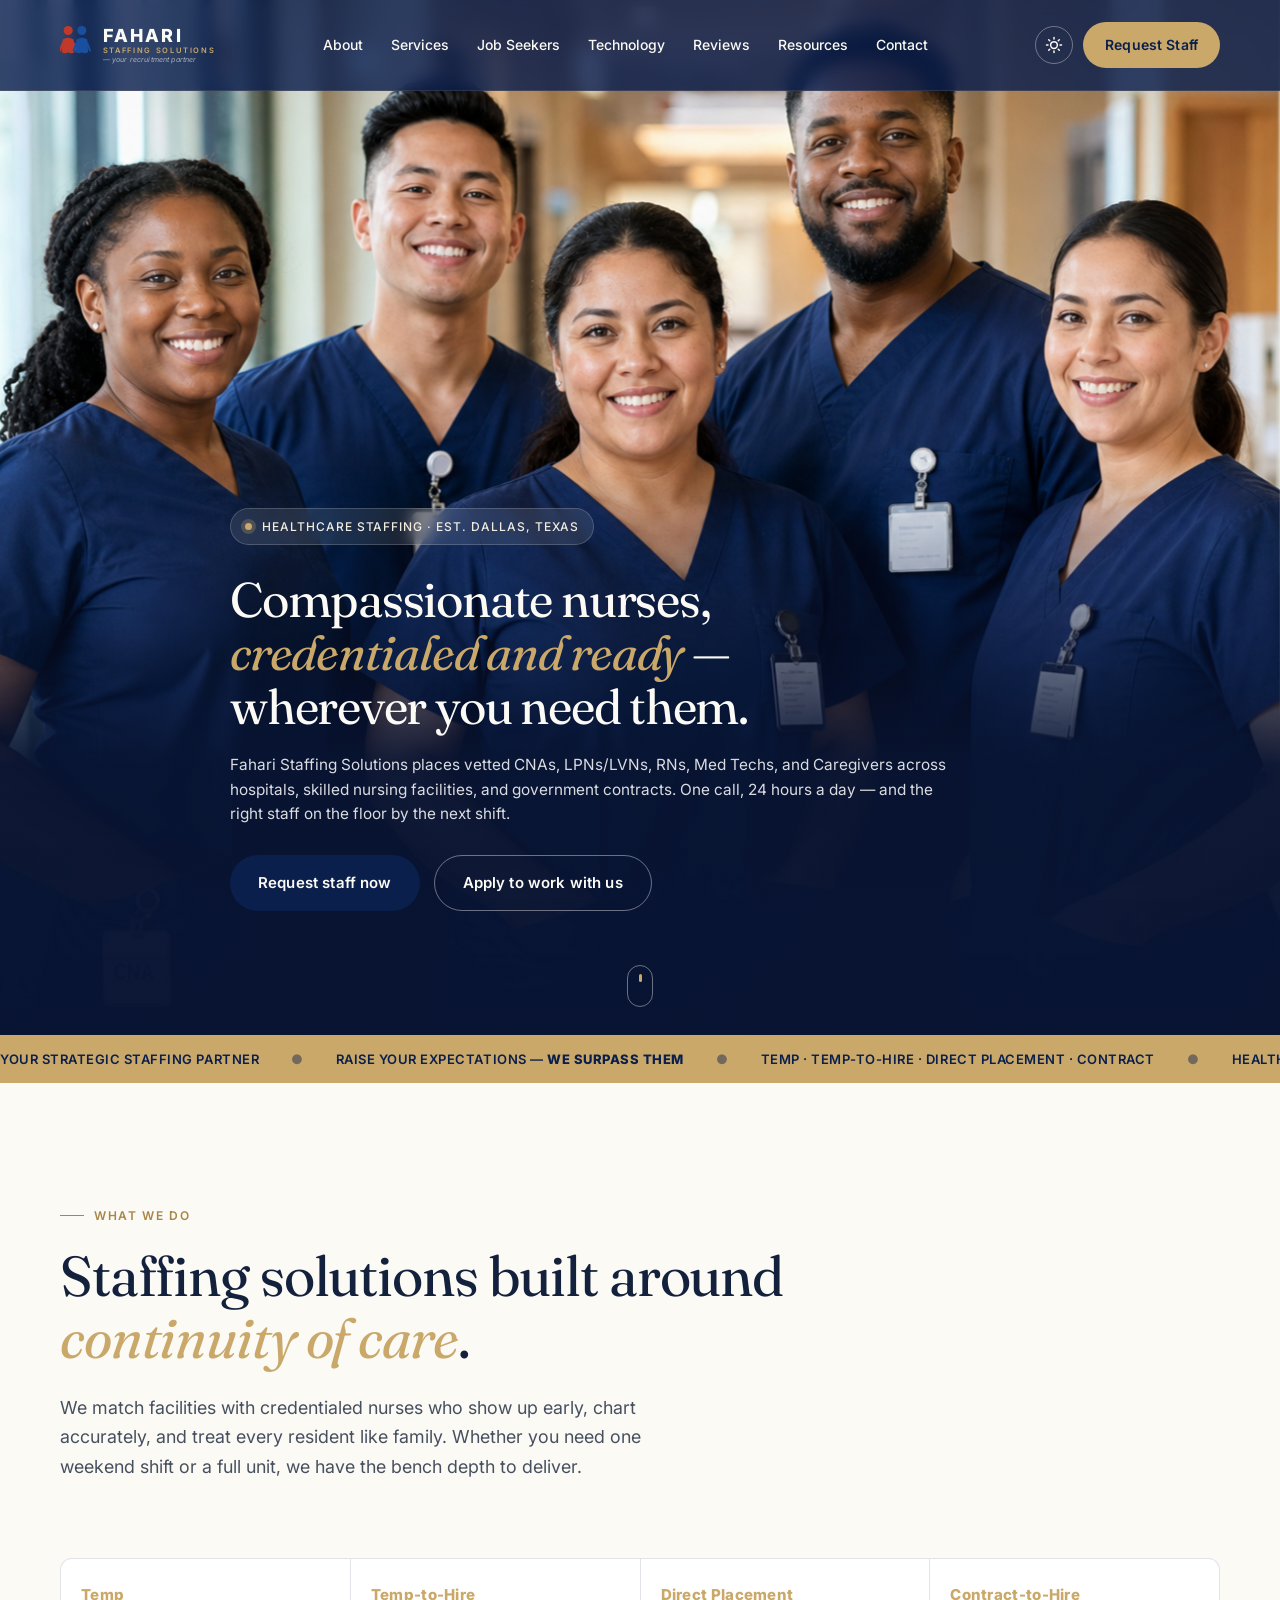
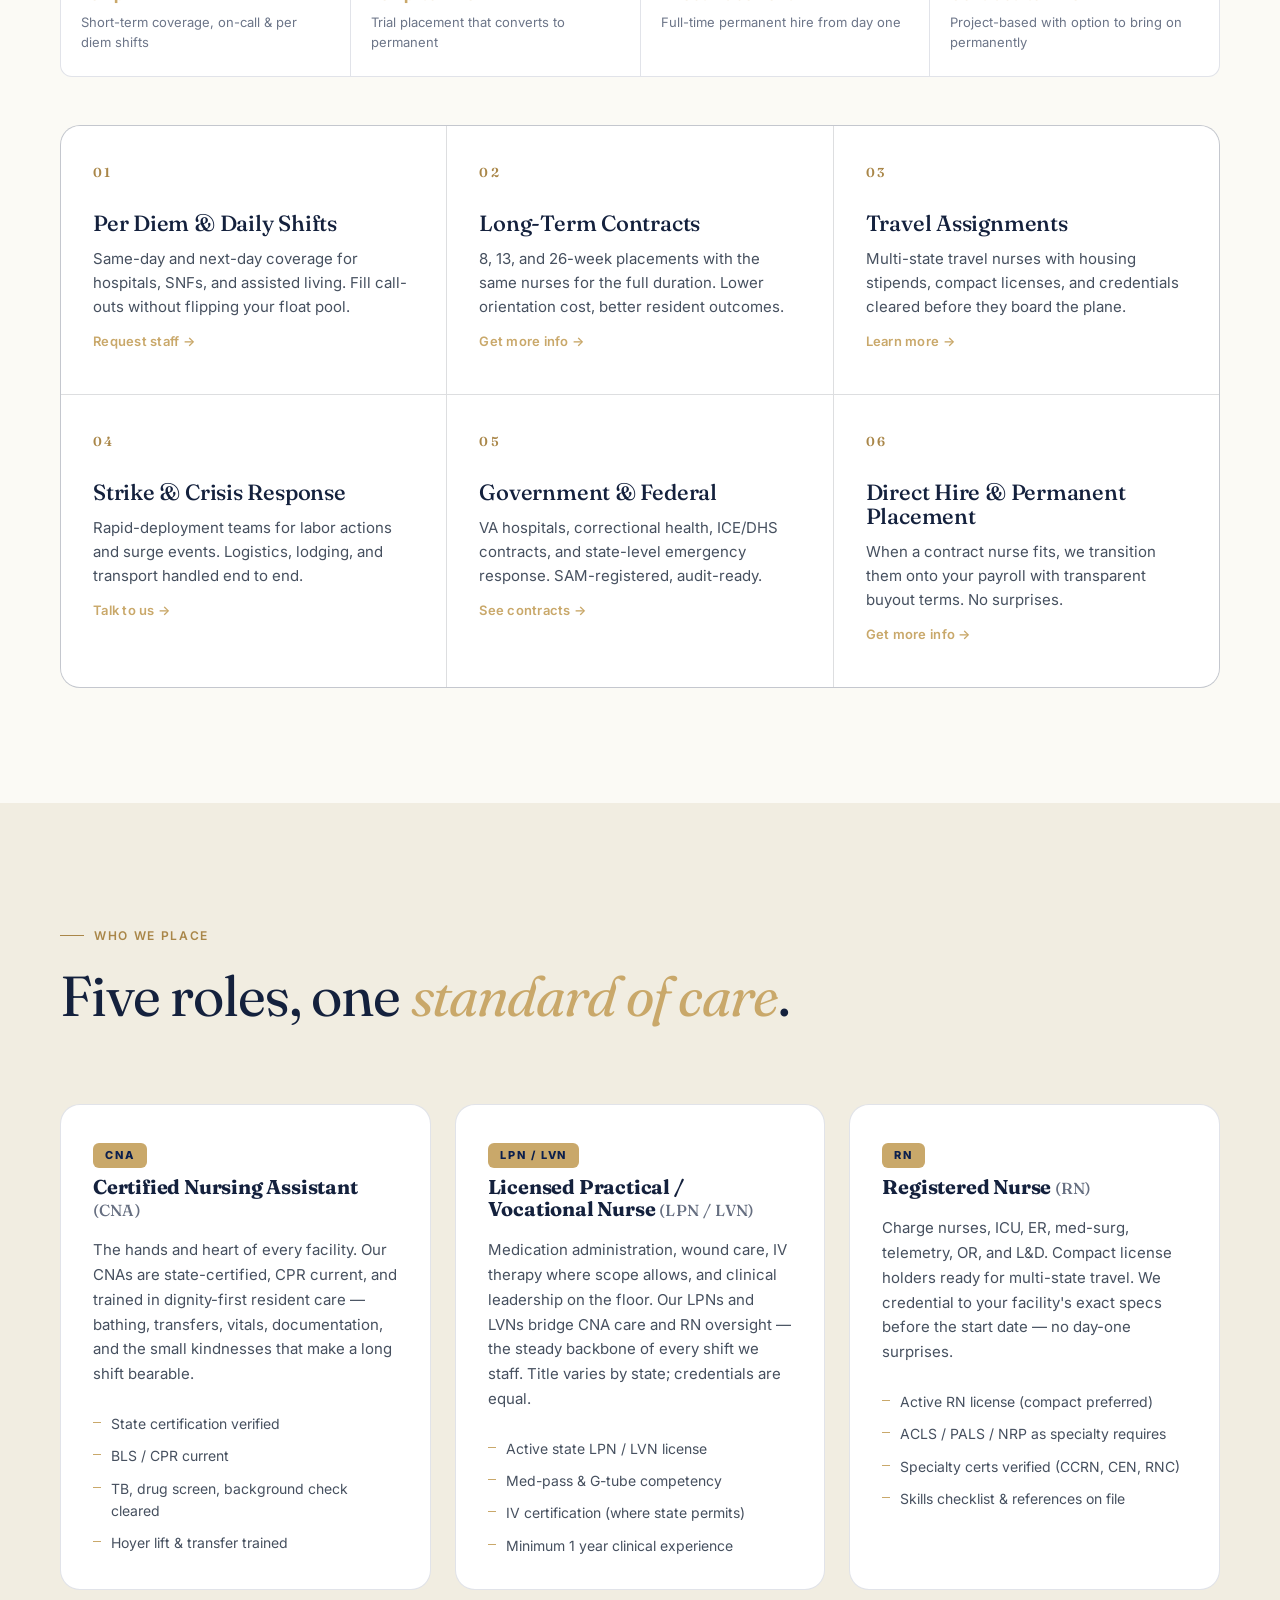
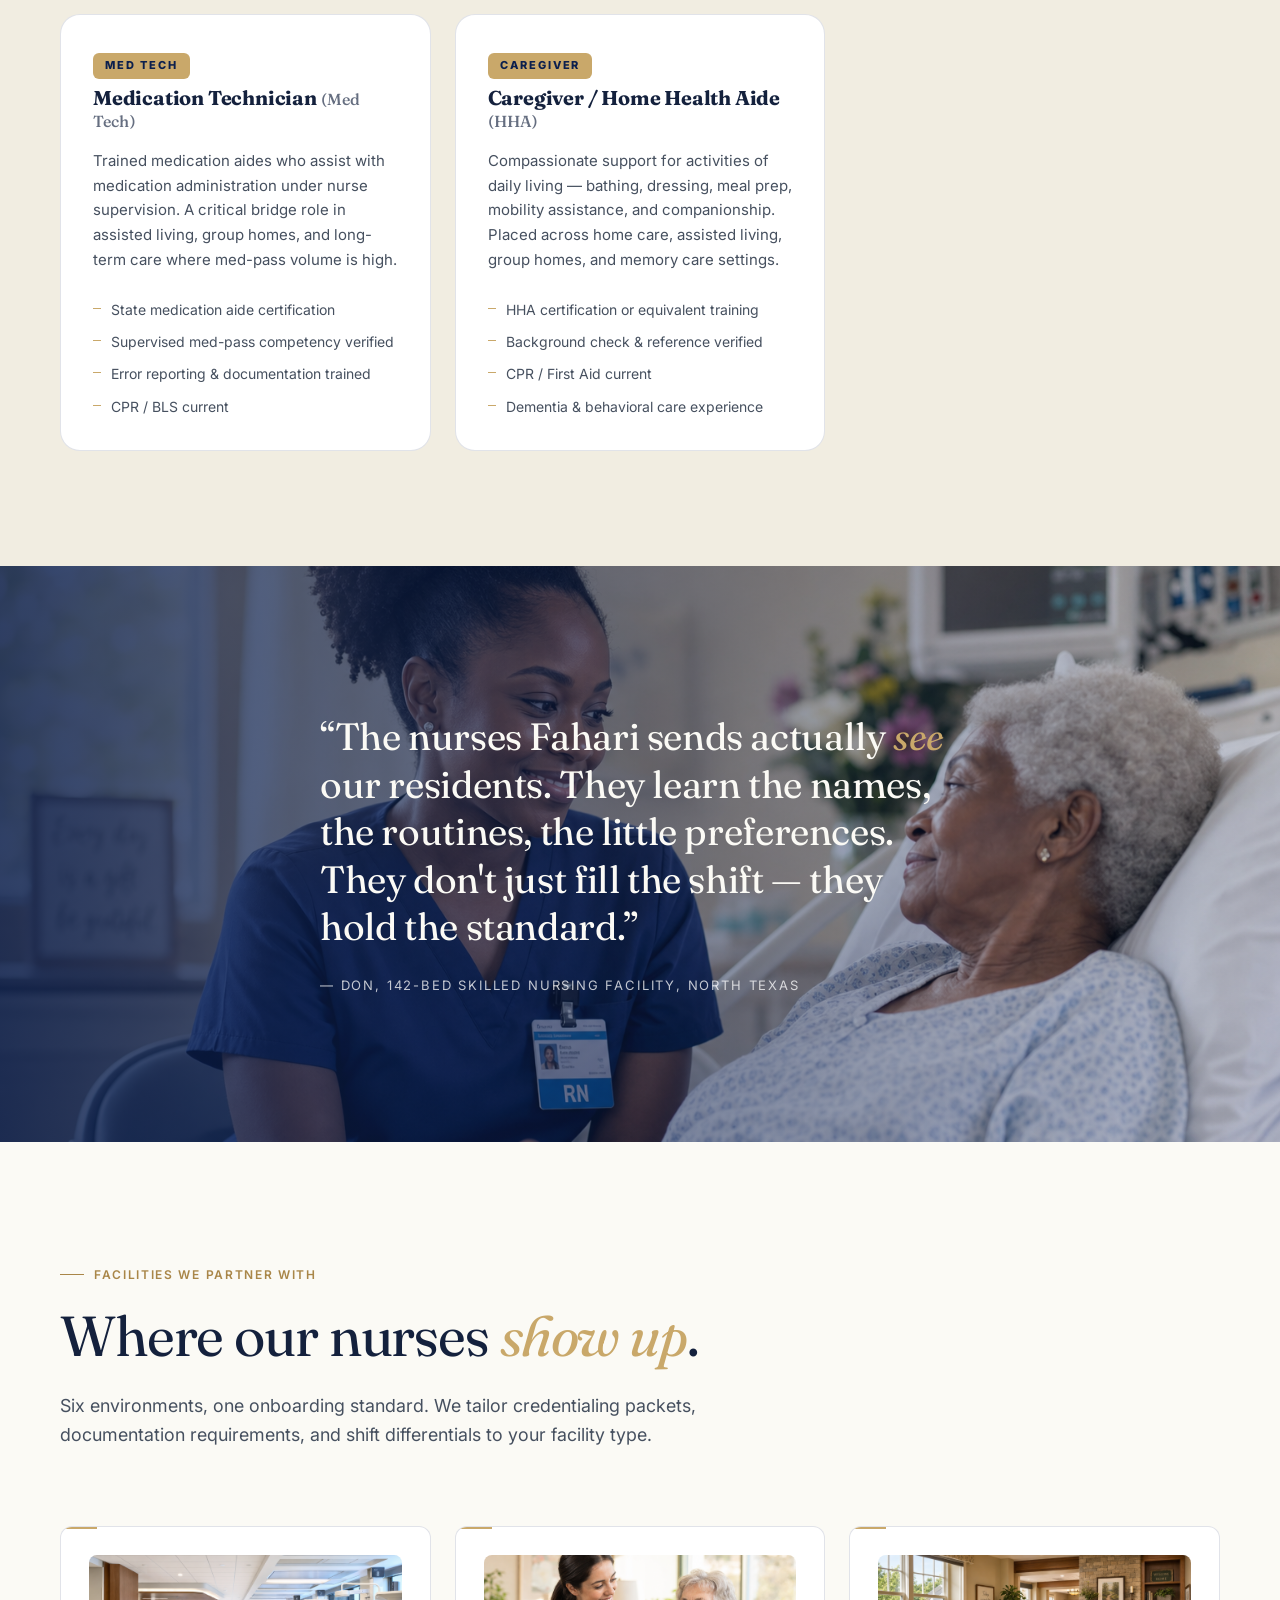
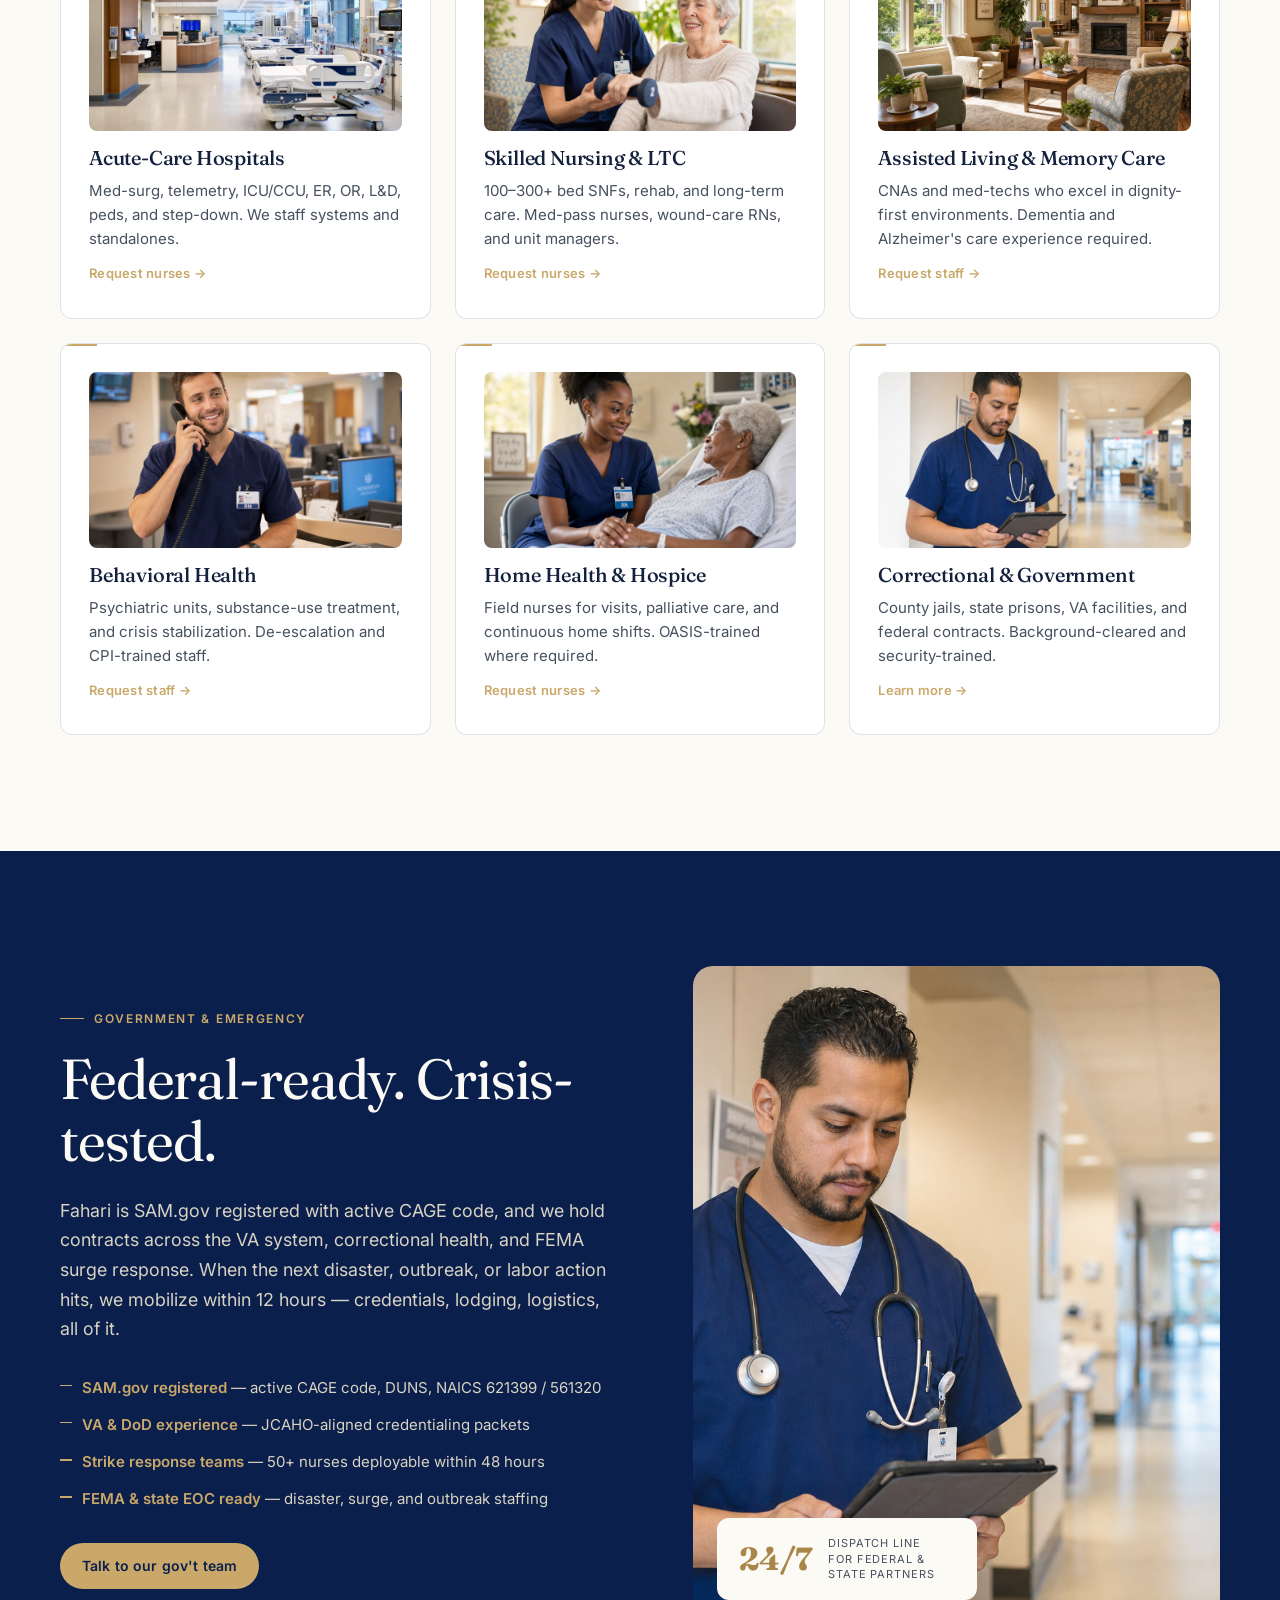
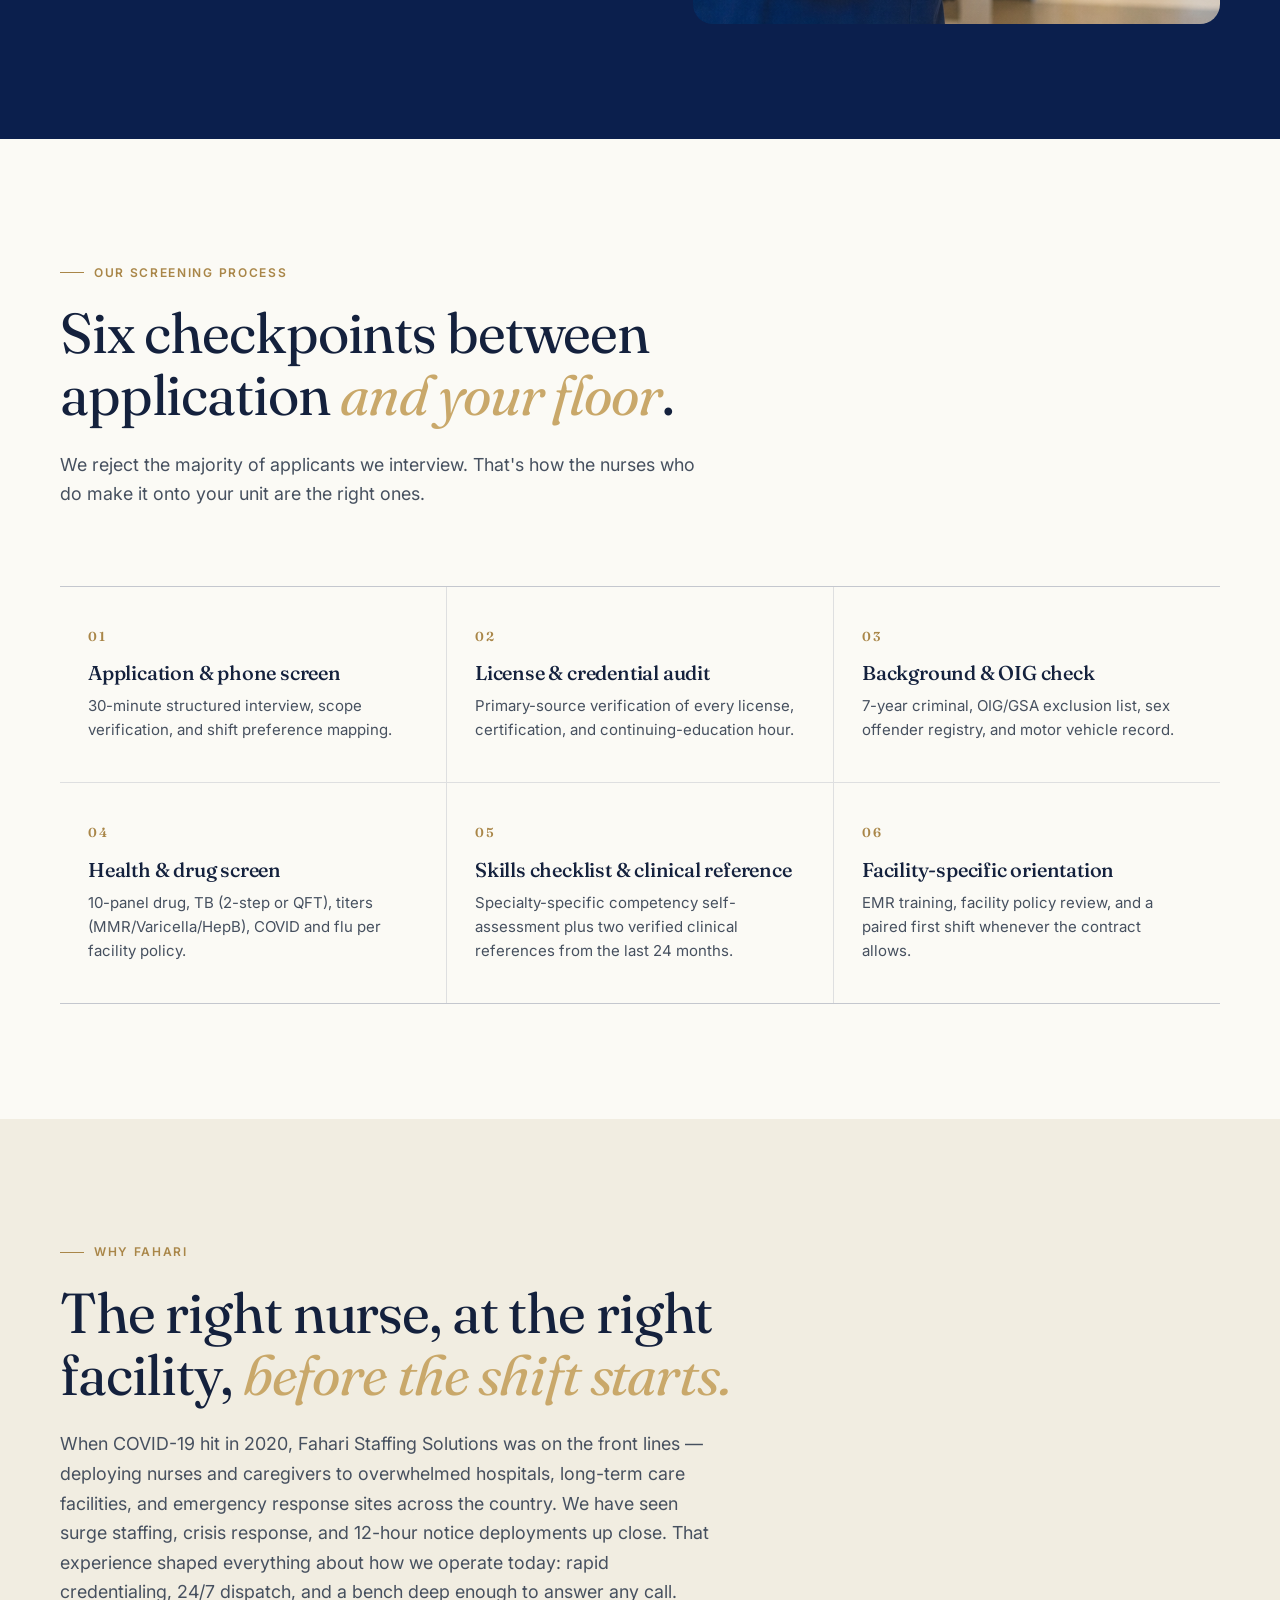
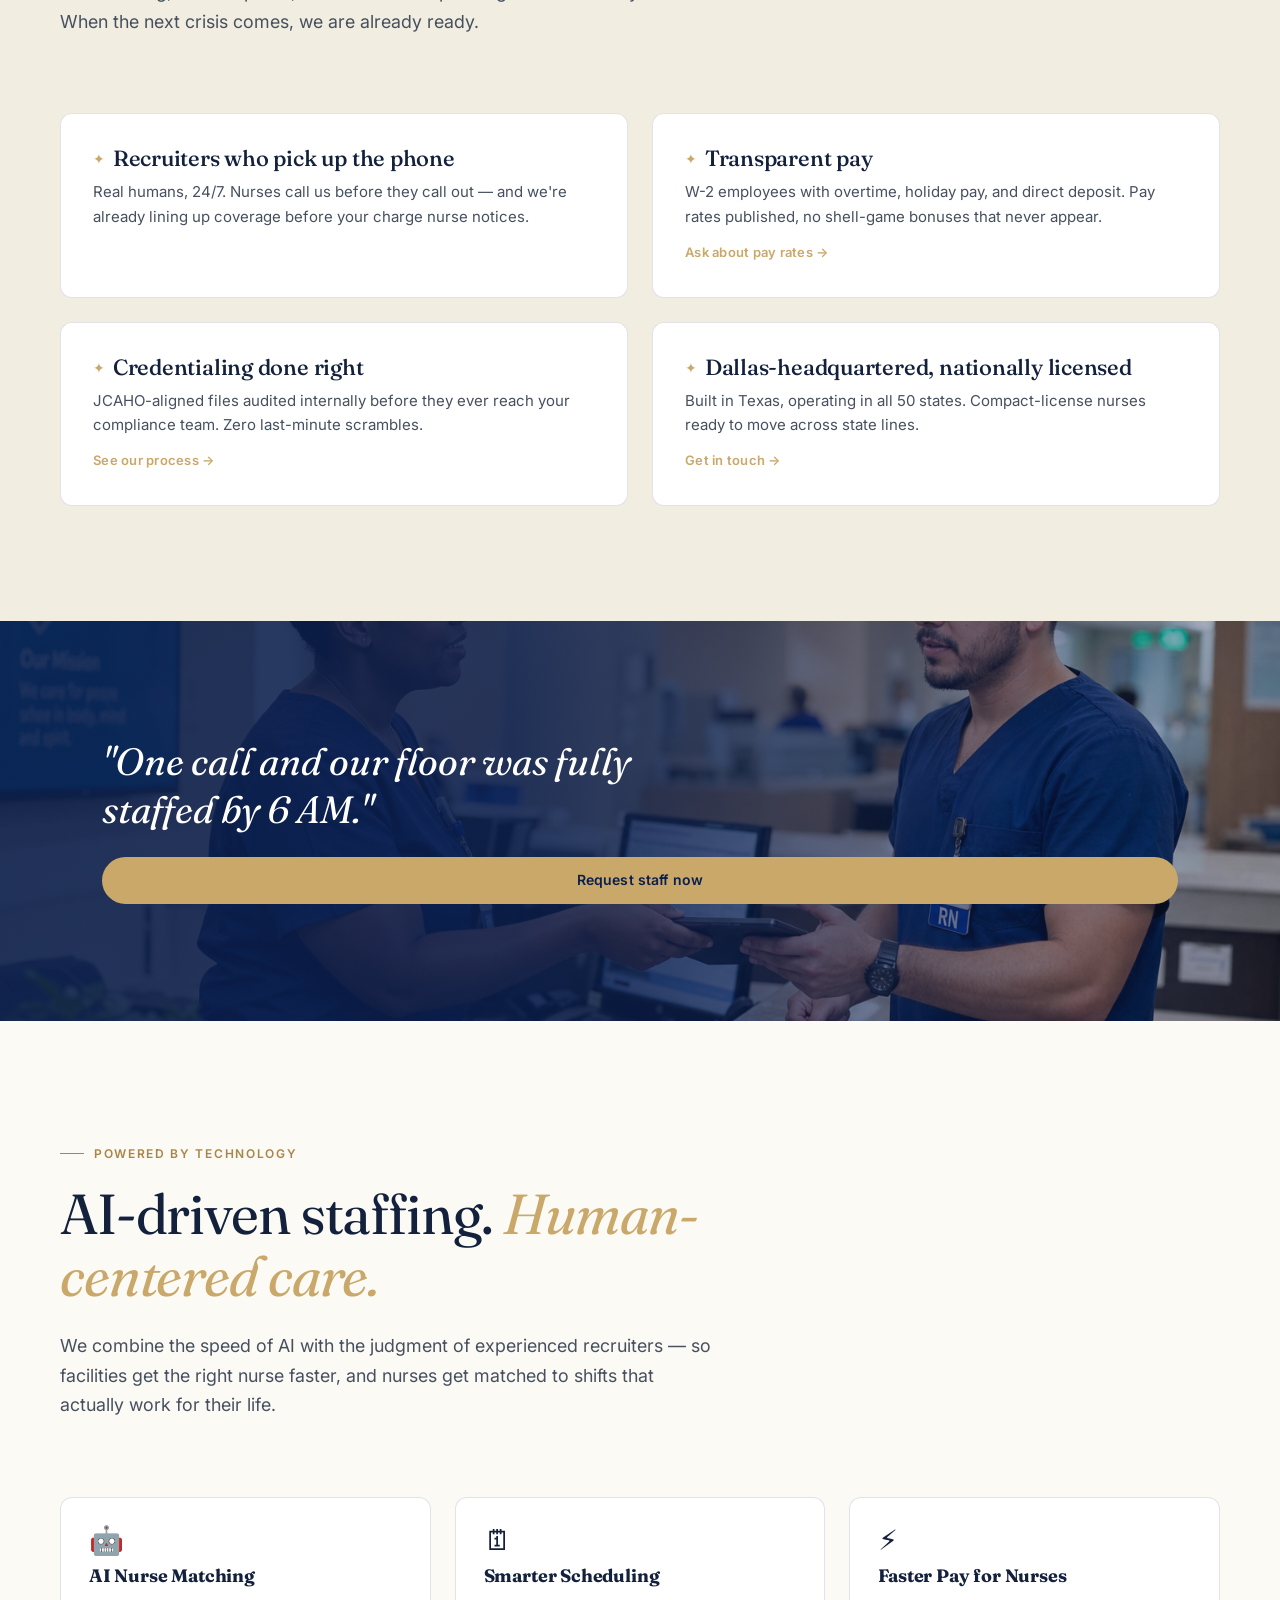
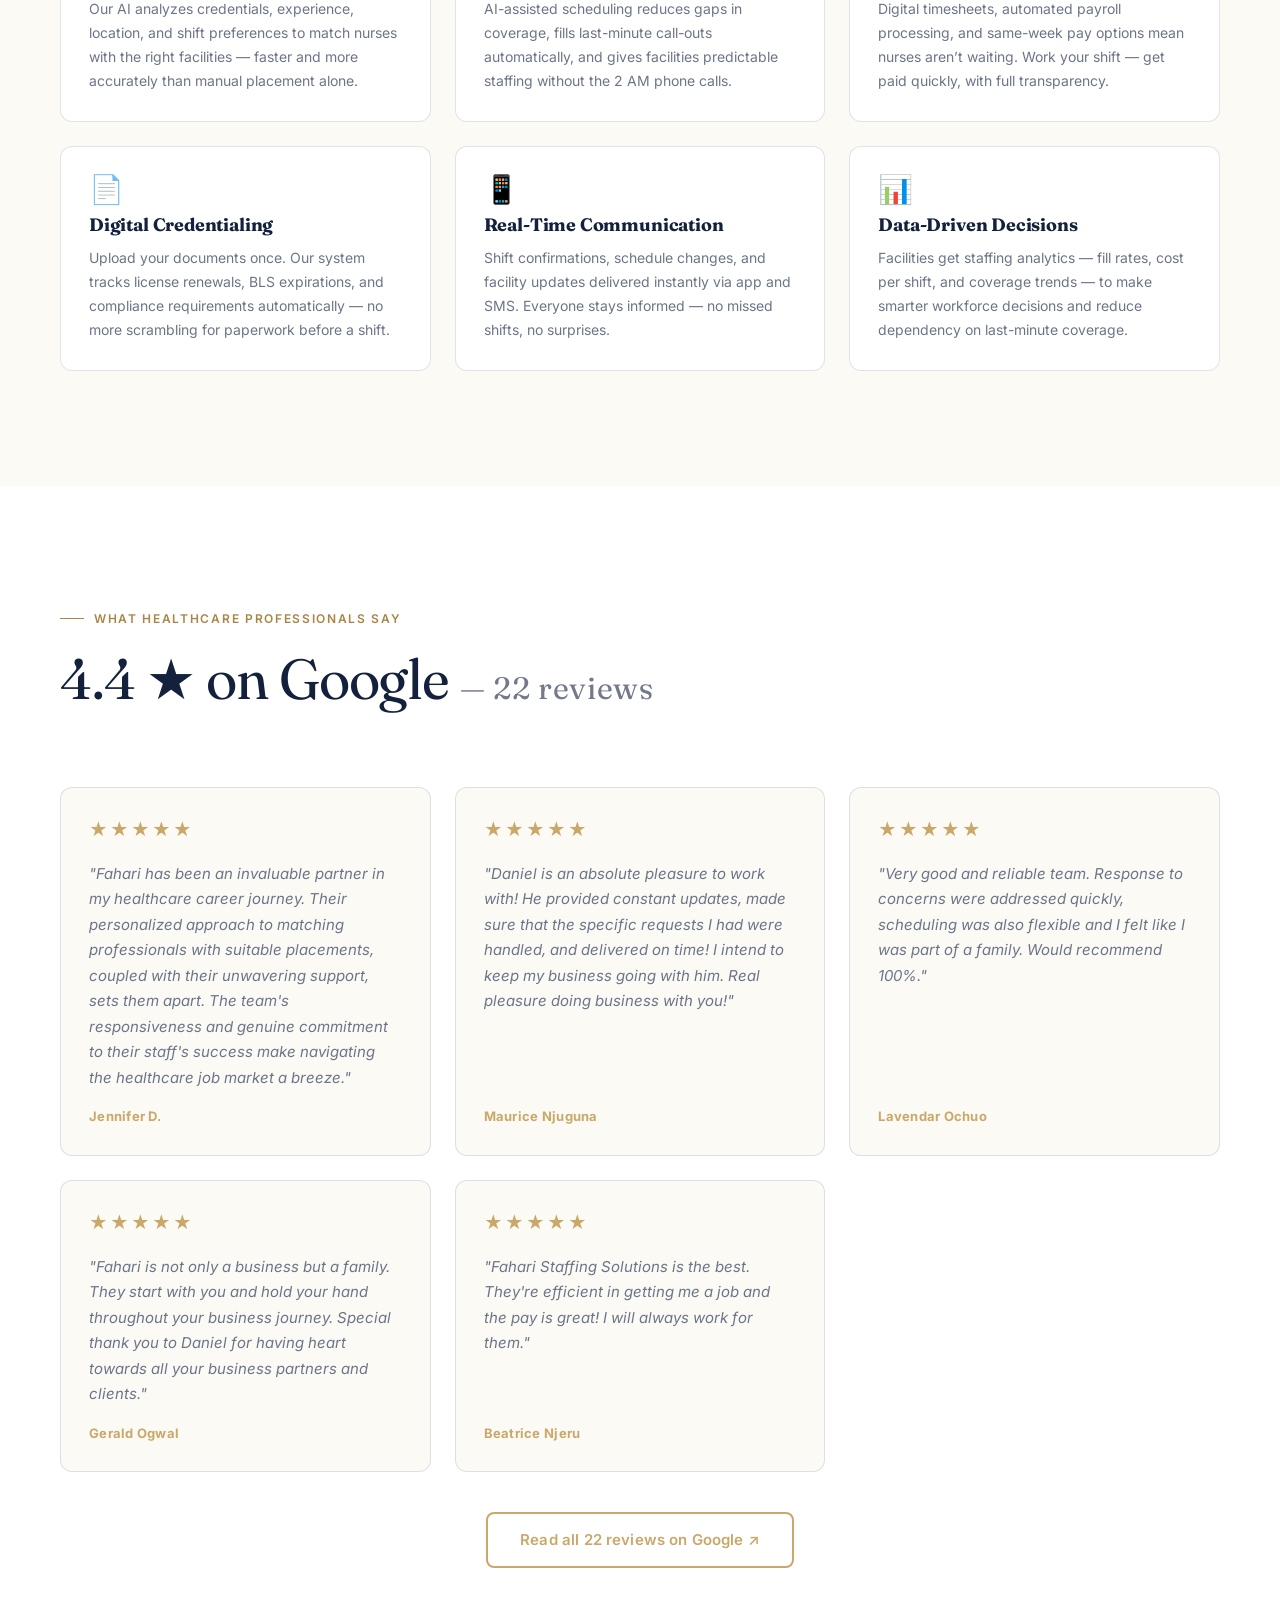
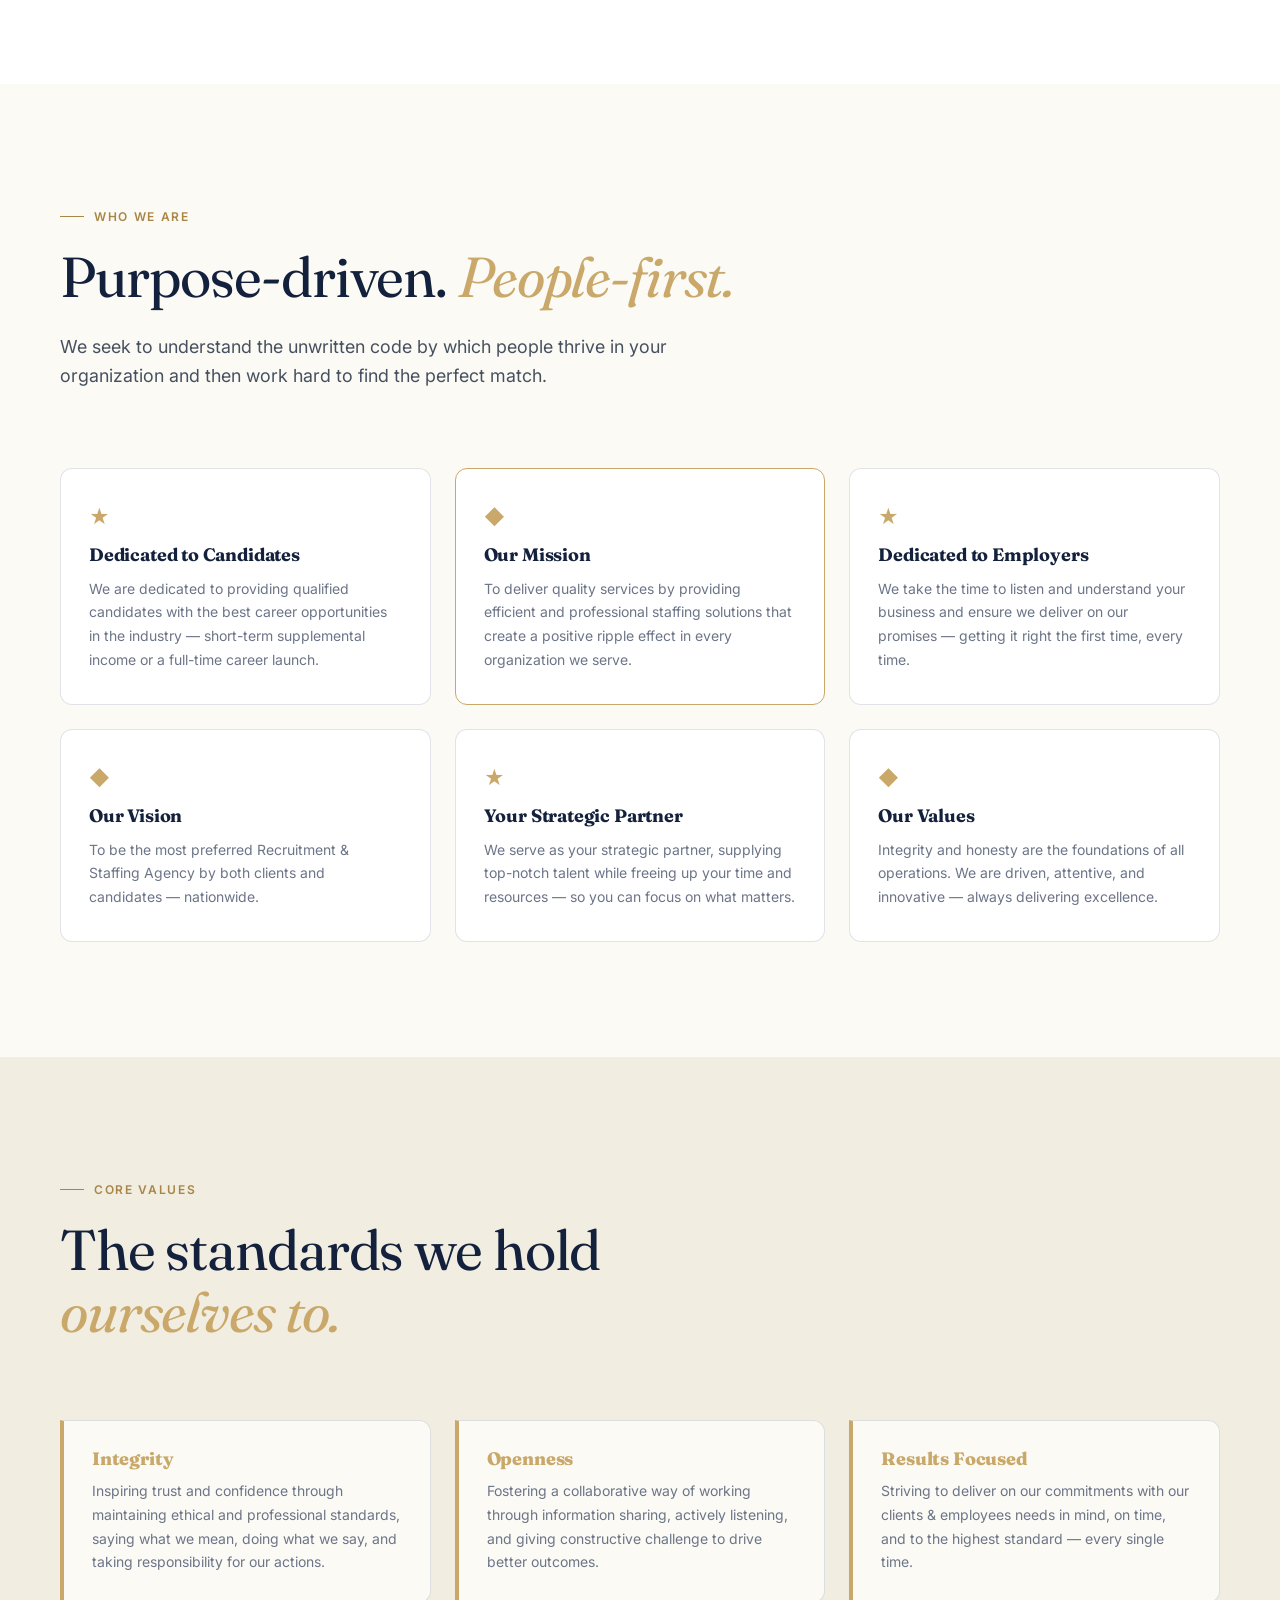
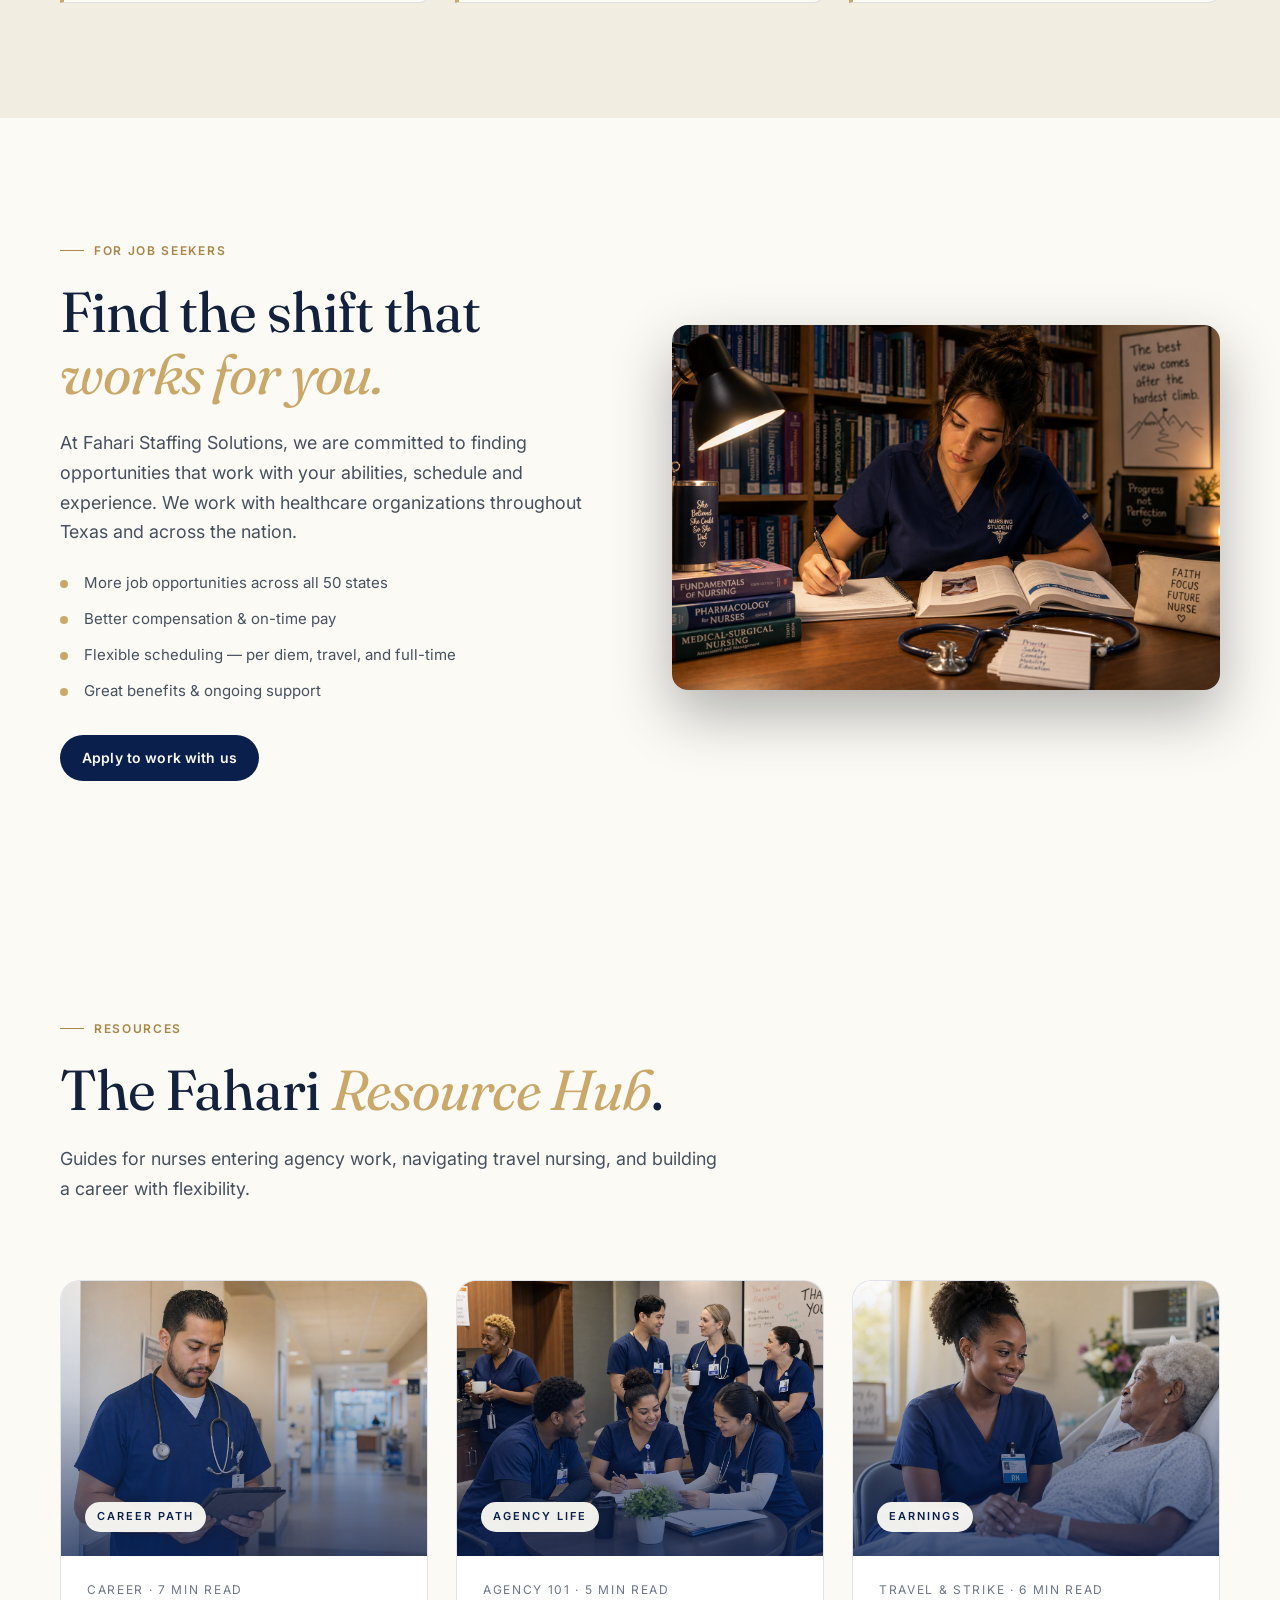
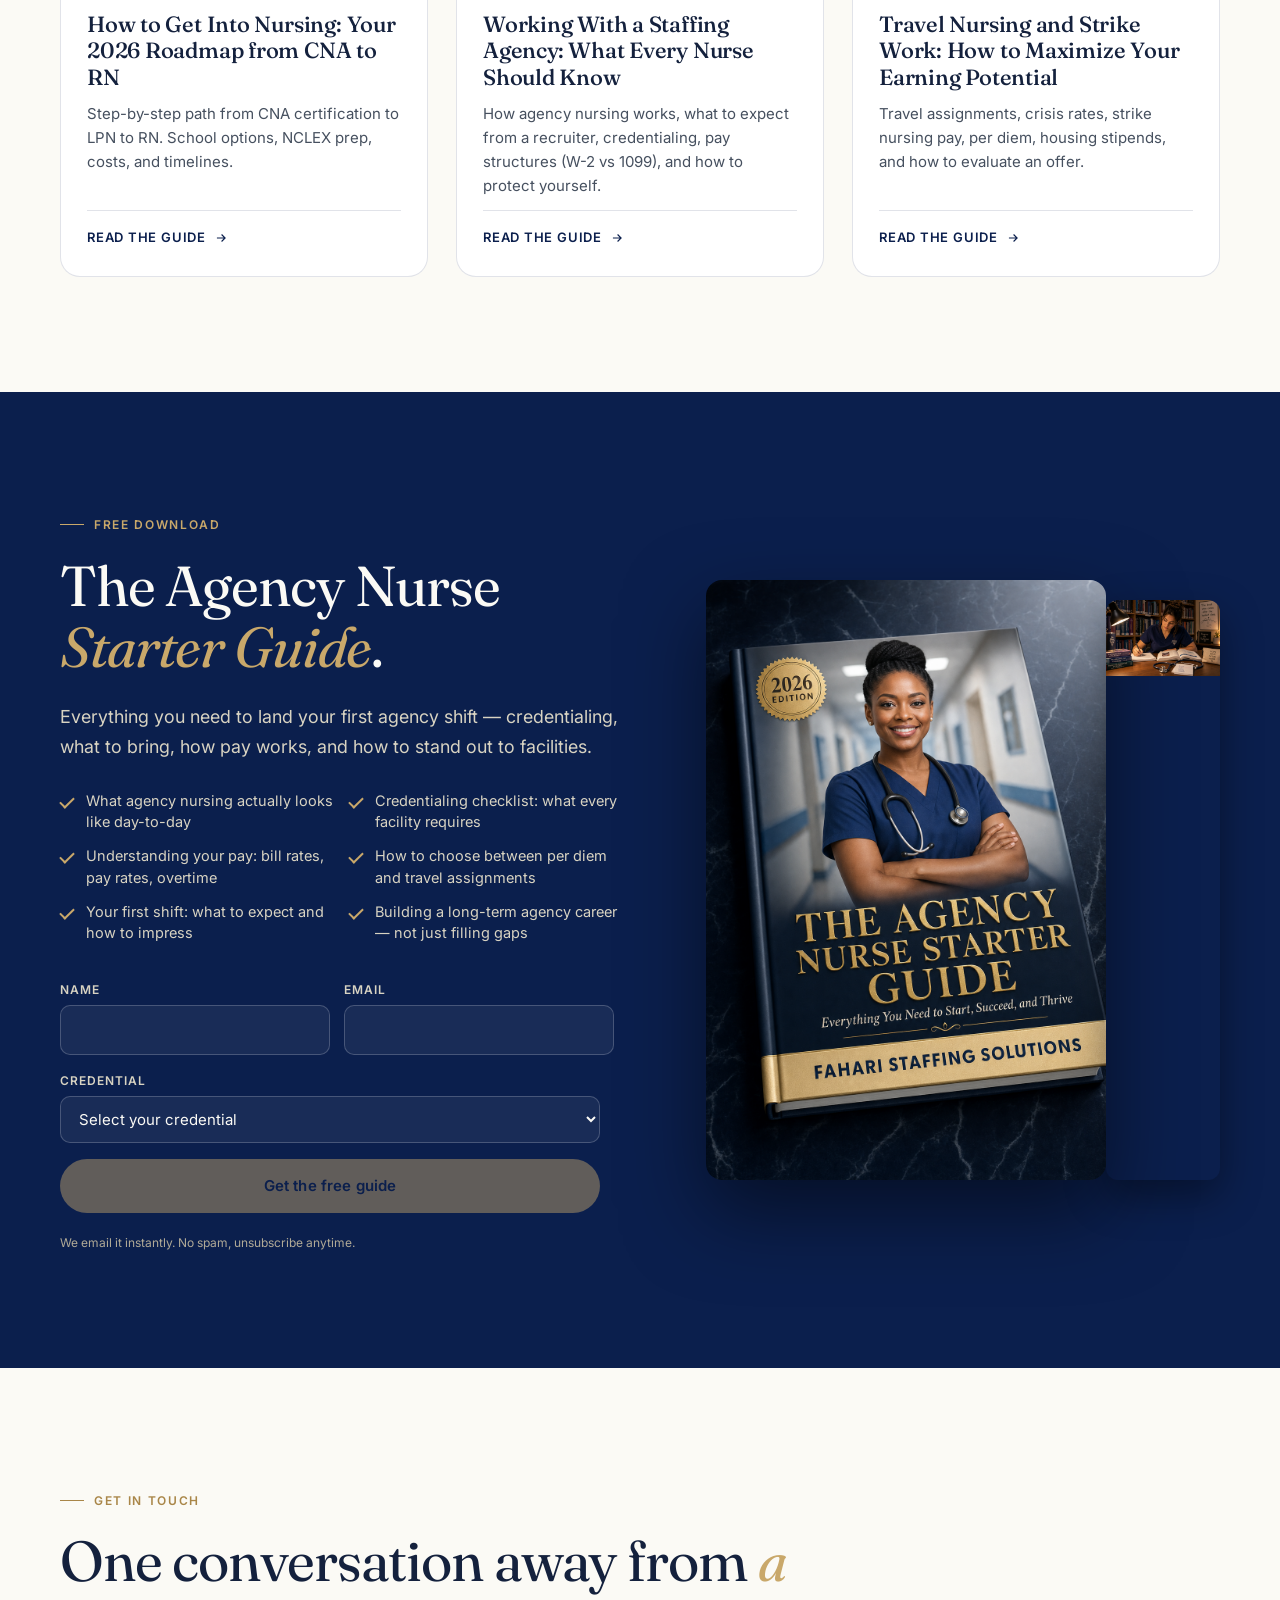
<file: index.html>
<!doctype html>
<html lang="en" data-theme="light">
	<head>
		<meta charset="UTF-8" />
		<meta name="viewport" content="width=device-width, initial-scale=1.0" />
		<title>Fahari Staffing Solutions — Premium Healthcare Staffing</title>
		<meta
			name="description"
			content="Fahari Staffing Solutions provides credentialed CNAs, LPNs/LVNs, RNs, Med Techs, and Caregivers to hospitals, long-term care, and government facilities nationwide. 24/7 dispatch, headquartered in Dallas."
		/>
		<meta property="og:title" content="Fahari Staffing Solutions" />
		<meta
			property="og:description"
			content="Premium healthcare staffing — CNAs, LPNs/LVNs, RNs, Med Techs, and Caregivers you can trust."
		/>
		<link rel="preconnect" href="https://fonts.googleapis.com" />
		<link rel="preconnect" href="https://fonts.gstatic.com" crossorigin />
		<link
			href="https://fonts.googleapis.com/css2?family=Fraunces:opsz,wght@9..144,300;9..144,400;9..144,500;9..144,600;9..144,700&family=Inter:wght@300;400;500;600;700&display=swap"
			rel="stylesheet"
		/>
		<link rel="stylesheet" href="style.css" />
		<link
			rel="apple-touch-icon"
			sizes="180x180"
			href="./assets/apple-touch-icon.png"
		/>
		<link
			rel="icon"
			type="image/png"
			sizes="32x32"
			href="./assets/favicon-32x32.png"
		/>
		<link
			rel="icon"
			type="image/png"
			sizes="16x16"
			href="./assets/favicon-16x16.png"
		/>
		<link rel="manifest" href="./assets/site.webmanifest" />
		<!-- <link
			rel="icon"
			href="data:image/svg+xml,%3Csvg xmlns='http://www.w3.org/2000/svg' viewBox='0 0 44 44'%3E%3Crect width='44' height='44' rx='6' fill='%230b1f4d'/%3E%3Cpath d='M13 10h18M13 10v24M13 21h14' stroke='%23FBFAF5' stroke-width='3.5' stroke-linecap='round' stroke-linejoin='round'/%3E%3Cpath d='M13 34h10' stroke='%23C9A86A' stroke-width='3.5' stroke-linecap='round'/%3E%3C/svg%3E"
		/> -->
	</head>
	<body>
		<!-- ====================== NAV ====================== -->
		<header class="site-header" id="site-header">
			<div class="container nav-inner">
				<a
					href="#top"
					class="brand"
					aria-label="Fahari Staffing Solutions home"
				>
					<!-- Fahari logo: two figures + text wordmark via HTML (not SVG text) -->
					<span class="fahari-logo" aria-hidden="true">
						<svg
							class="fahari-figures"
							viewBox="0 0 36 44"
							fill="none"
							xmlns="http://www.w3.org/2000/svg"
						>
							<!-- Red figure -->
							<circle cx="9" cy="6" r="5" fill="#c0392b" />
							<path
								d="M3 16 Q9 12 15 16 L16 30 Q12 32 9 30 Q6 32 2 30 Z"
								fill="#c0392b"
							/>
							<path
								d="M3 20 L0 28M15 20 L18 28"
								stroke="#c0392b"
								stroke-width="2.2"
								stroke-linecap="round"
							/>
							<!-- Blue figure -->
							<circle cx="24" cy="6" r="5" fill="#1a4fa0" />
							<path
								d="M18 16 Q24 12 30 16 L31 30 Q27 32 24 30 Q21 32 17 30 Z"
								fill="#1a4fa0"
							/>
							<path
								d="M18 20 L15 28M30 20 L33 28"
								stroke="#1a4fa0"
								stroke-width="2.2"
								stroke-linecap="round"
							/>
						</svg>
						<span class="fahari-wordmark">
							<span class="fahari-name">FAHARI</span>
							<span class="fahari-sub">STAFFING SOLUTIONS</span>
							<span class="fahari-tag"
								>&mdash; your recruitment partner</span
							>
						</span>
					</span>
				</a>

				<nav class="primary-nav" aria-label="Primary">
					<a href="#why">About</a>
					<a href="#services">Services</a>
					<a href="#jobseekers">Job Seekers</a>
					<a href="#technology">Technology</a>
					<a href="#reviews">Reviews</a>
					<a href="#blog">Resources</a>
					<a href="#contact">Contact</a>
				</nav>

				<div class="nav-actions">
					<button
						class="theme-toggle"
						id="themeToggle"
						aria-label="Toggle dark mode"
						type="button"
					>
						<svg
							class="icon-sun"
							viewBox="0 0 24 24"
							fill="none"
							stroke="currentColor"
							stroke-width="2"
							stroke-linecap="round"
						>
							<circle cx="12" cy="12" r="4.5" />
							<path
								d="M12 2v2M12 20v2M4.93 4.93l1.41 1.41M17.66 17.66l1.41 1.41M2 12h2M20 12h2M4.93 19.07l1.41-1.41M17.66 6.34l1.41-1.41"
							/>
						</svg>
						<svg
							class="icon-moon"
							viewBox="0 0 24 24"
							fill="none"
							stroke="currentColor"
							stroke-width="2"
							stroke-linecap="round"
						>
							<path
								d="M20 14.5A8 8 0 1 1 9.5 4a6.5 6.5 0 0 0 10.5 10.5z"
							/>
						</svg>
					</button>
					<a href="#contact" class="btn btn-primary nav-cta"
						>Request Staff</a
					>
					<button
						class="hamburger"
						id="hamburger"
						aria-label="Open menu"
						aria-expanded="false"
						type="button"
					>
						<span></span><span></span><span></span>
					</button>
				</div>
			</div>

			<!-- Mobile menu drawer -->
			<div class="mobile-menu" id="mobileMenu">
				<nav aria-label="Mobile">
					<a href="#why">About</a>
					<a href="#services">Services</a>
					<a href="#jobseekers">Job Seekers</a>
					<a href="#mission">Mission &amp; Values</a>
					<a href="#technology">Technology</a>
					<a href="#reviews">Reviews</a>
					<a href="#blog">Resources</a>
					<a href="#ebook">Free Guide</a>
					<a href="#contact">Contact</a>
				</nav>
				<a href="#contact" class="btn btn-primary">Request Staff</a>
			</div>
		</header>

		<main id="top">
			<!-- ====================== HERO ====================== -->
			<section class="hero">
				<div class="hero-bg" aria-hidden="true">
					<img
						src="assets/img/hero-nurses.png"
						alt=""
						fetchpriority="high"
					/>
					<div class="hero-overlay"></div>
				</div>

				<div class="container hero-content">
					<div class="eyebrow reveal" data-reveal>
						<span class="dot"></span>
						<span>Healthcare Staffing · Est. Dallas, Texas</span>
					</div>

					<h1 class="hero-title reveal" data-reveal>
						Compassionate nurses,<br />
						<em>credentialed and ready</em> —<br />
						wherever you need them.
					</h1>

					<p class="hero-lede reveal" data-reveal>
						Fahari Staffing Solutions places vetted CNAs, LPNs/LVNs,
						RNs, Med Techs, and Caregivers across hospitals, skilled
						nursing facilities, and government contracts. One call,
						24 hours a day — and the right staff on the floor by the
						next shift.
					</p>

					<div class="hero-cta reveal" data-reveal>
						<a href="#contact" class="btn btn-primary btn-lg"
							>Request staff now</a
						>
						<a href="#contact" class="btn btn-ghost btn-lg"
							>Apply to work with us</a
						>
					</div>

					<dl class="hero-stats reveal" data-reveal>
						<div>
							<dt>24/7</dt>
							<dd>Dispatch line</dd>
						</div>
						<div>
							<dt>50</dt>
							<dd>States licensable</dd>
						</div>
						<div>
							<dt>&lt;24h</dt>
							<dd>Average fill time</dd>
						</div>
					</dl>
				</div>

				<a
					href="#services"
					class="scroll-cue"
					aria-label="Scroll to services"
				>
					<span></span>
				</a>
			</section>

			<!-- ====================== TAGLINE STRIP ====================== -->
			<div class="tagline-strip">
				<div class="tagline-inner">
					<span>Your Strategic Staffing Partner</span>
					<span class="tagline-dot">&#9679;</span>
					<span
						>Raise Your Expectations &mdash;
						<strong>We Surpass Them</strong></span
					>
					<span class="tagline-dot">&#9679;</span>
					<span
						>Temp &middot; Temp-to-Hire &middot; Direct Placement
						&middot; Contract</span
					>
					<span class="tagline-dot">&#9679;</span>
					<span
						>Healthcare Staffing &mdash;
						<strong>Dallas, Texas &amp; Nationwide</strong></span
					>
					<span class="tagline-dot">&#9679;</span>
					<span>Your Strategic Staffing Partner</span>
					<span class="tagline-dot">&#9679;</span>
					<span
						>Raise Your Expectations &mdash;
						<strong>We Surpass Them</strong></span
					>
					<span class="tagline-dot">&#9679;</span>
					<span
						>Temp &middot; Temp-to-Hire &middot; Direct Placement
						&middot; Contract</span
					>
					<span class="tagline-dot">&#9679;</span>
					<span
						>Healthcare Staffing &mdash;
						<strong>Dallas, Texas &amp; Nationwide</strong></span
					>
					<span class="tagline-dot">&#9679;</span>
				</div>
			</div>

			<!-- ====================== SERVICES ====================== -->
			<section class="section" id="services">
				<div class="container">
					<div class="section-head">
						<span class="kicker">What we do</span>
						<h2 class="section-title">
							Staffing solutions built around
							<em>continuity of care</em>.
						</h2>
						<p class="section-lede">
							We match facilities with credentialed nurses who
							show up early, chart accurately, and treat every
							resident like family. Whether you need one weekend
							shift or a full unit, we have the bench depth to
							deliver.
						</p>
					</div>

					<!-- Placement types strip -->
					<div class="placement-types reveal" data-reveal>
						<div class="placement-type">
							<span class="placement-label">Temp</span>
							<span class="placement-desc"
								>Short-term coverage, on-call &amp; per diem
								shifts</span
							>
						</div>
						<div class="placement-divider"></div>
						<div class="placement-type">
							<span class="placement-label">Temp-to-Hire</span>
							<span class="placement-desc"
								>Trial placement that converts to
								permanent</span
							>
						</div>
						<div class="placement-divider"></div>
						<div class="placement-type">
							<span class="placement-label"
								>Direct Placement</span
							>
							<span class="placement-desc"
								>Full-time permanent hire from day one</span
							>
						</div>
						<div class="placement-divider"></div>
						<div class="placement-type">
							<span class="placement-label"
								>Contract-to-Hire</span
							>
							<span class="placement-desc"
								>Project-based with option to bring on
								permanently</span
							>
						</div>
					</div>

					<div class="service-grid">
						<article class="service-card reveal" data-reveal>
							<div class="service-num">01</div>
							<h3>Per Diem &amp; Daily Shifts</h3>
							<p>
								Same-day and next-day coverage for hospitals,
								SNFs, and assisted living. Fill call-outs
								without flipping your float pool.
							</p>
							<a href="#contact" class="card-link"
								>Request staff &rarr;</a
							>
						</article>
						<article class="service-card reveal" data-reveal>
							<div class="service-num">02</div>
							<h3>Long-Term Contracts</h3>
							<p>
								8, 13, and 26-week placements with the same
								nurses for the full duration. Lower orientation
								cost, better resident outcomes.
							</p>
							<a href="#contact" class="card-link"
								>Get more info &rarr;</a
							>
						</article>
						<article class="service-card reveal" data-reveal>
							<div class="service-num">03</div>
							<h3>Travel Assignments</h3>
							<p>
								Multi-state travel nurses with housing stipends,
								compact licenses, and credentials cleared before
								they board the plane.
							</p>
							<a href="#contact" class="card-link"
								>Learn more &rarr;</a
							>
						</article>
						<article class="service-card reveal" data-reveal>
							<div class="service-num">04</div>
							<h3>Strike &amp; Crisis Response</h3>
							<p>
								Rapid-deployment teams for labor actions and
								surge events. Logistics, lodging, and transport
								handled end to end.
							</p>
							<a href="#contact" class="card-link"
								>Talk to us &rarr;</a
							>
						</article>
						<article class="service-card reveal" data-reveal>
							<div class="service-num">05</div>
							<h3>Government &amp; Federal</h3>
							<p>
								VA hospitals, correctional health, ICE/DHS
								contracts, and state-level emergency response.
								SAM-registered, audit-ready.
							</p>
							<a href="#government" class="card-link"
								>See contracts &rarr;</a
							>
						</article>
						<article class="service-card reveal" data-reveal>
							<div class="service-num">06</div>
							<h3>Direct Hire &amp; Permanent Placement</h3>
							<p>
								When a contract nurse fits, we transition them
								onto your payroll with transparent buyout terms.
								No surprises.
							</p>
							<a href="#contact" class="card-link"
								>Get more info &rarr;</a
							>
						</article>
					</div>
				</div>
			</section>

			<!-- ====================== ROLES ====================== -->
			<section class="section section-tint" id="roles">
				<div class="container">
					<div class="section-head">
						<span class="kicker">Who we place</span>
						<h2 class="section-title">
							Five roles, one <em>standard of care</em>.
						</h2>
					</div>

					<div class="roles-grid">
						<article class="role-card reveal" data-reveal>
							<header>
								<span class="role-tag">CNA</span>
								<h3>
									Certified Nursing Assistant
									<span class="role-abbr">(CNA)</span>
								</h3>
							</header>
							<p>
								The hands and heart of every facility. Our CNAs
								are state-certified, CPR current, and trained in
								dignity-first resident care — bathing,
								transfers, vitals, documentation, and the small
								kindnesses that make a long shift bearable.
							</p>
							<ul class="role-list">
								<li>State certification verified</li>
								<li>BLS / CPR current</li>
								<li>
									TB, drug screen, background check cleared
								</li>
								<li>Hoyer lift &amp; transfer trained</li>
							</ul>
						</article>

						<article
							class="role-card role-card-feature reveal"
							data-reveal
						>
							<header>
								<span class="role-tag role-tag-gold"
									>LPN / LVN</span
								>
								<h3>
									Licensed Practical / Vocational Nurse
									<span class="role-abbr">(LPN / LVN)</span>
								</h3>
							</header>
							<p>
								Medication administration, wound care, IV
								therapy where scope allows, and clinical
								leadership on the floor. Our LPNs and LVNs
								bridge CNA care and RN oversight — the steady
								backbone of every shift we staff. Title varies
								by state; credentials are equal.
							</p>
							<ul class="role-list">
								<li>Active state LPN / LVN license</li>
								<li>Med-pass &amp; G-tube competency</li>
								<li>IV certification (where state permits)</li>
								<li>Minimum 1 year clinical experience</li>
							</ul>
						</article>

						<article class="role-card reveal" data-reveal>
							<header>
								<span class="role-tag">RN</span>
								<h3>
									Registered Nurse
									<span class="role-abbr">(RN)</span>
								</h3>
							</header>
							<p>
								Charge nurses, ICU, ER, med-surg, telemetry, OR,
								and L&amp;D. Compact license holders ready for
								multi-state travel. We credential to your
								facility's exact specs before the start date —
								no day-one surprises.
							</p>
							<ul class="role-list">
								<li>Active RN license (compact preferred)</li>
								<li>ACLS / PALS / NRP as specialty requires</li>
								<li>
									Specialty certs verified (CCRN, CEN, RNC)
								</li>
								<li>
									Skills checklist &amp; references on file
								</li>
							</ul>
						</article>

						<article class="role-card reveal" data-reveal>
							<header>
								<span class="role-tag">MED TECH</span>
								<h3>
									Medication Technician
									<span class="role-abbr">(Med Tech)</span>
								</h3>
							</header>
							<p>
								Trained medication aides who assist with
								medication administration under nurse
								supervision. A critical bridge role in assisted
								living, group homes, and long-term care where
								med-pass volume is high.
							</p>
							<ul class="role-list">
								<li>State medication aide certification</li>
								<li>Supervised med-pass competency verified</li>
								<li>
									Error reporting &amp; documentation trained
								</li>
								<li>CPR / BLS current</li>
							</ul>
						</article>

						<article class="role-card reveal" data-reveal>
							<header>
								<span class="role-tag">CAREGIVER</span>
								<h3>
									Caregiver / Home Health Aide
									<span class="role-abbr">(HHA)</span>
								</h3>
							</header>
							<p>
								Compassionate support for activities of daily
								living — bathing, dressing, meal prep, mobility
								assistance, and companionship. Placed across
								home care, assisted living, group homes, and
								memory care settings.
							</p>
							<ul class="role-list">
								<li>
									HHA certification or equivalent training
								</li>
								<li>
									Background check &amp; reference verified
								</li>
								<li>CPR / First Aid current</li>
								<li>
									Dementia &amp; behavioral care experience
								</li>
							</ul>
						</article>
					</div>
				</div>
			</section>

			<!-- ====================== FULL BLEED EMOTIONAL DIVIDER ====================== -->
			<section class="bleed">
				<img
					src="assets/img/nurse-care.png"
					alt="Fahari nurse holding the hand of an elderly resident in soft natural light"
					loading="lazy"
				/>
				<div class="bleed-overlay">
					<div class="container bleed-content reveal" data-reveal>
						<p class="pull-quote">
							&ldquo;The nurses Fahari sends actually
							<em>see</em> our residents. They learn the names,
							the routines, the little preferences. They don't
							just fill the shift — they hold the standard.&rdquo;
						</p>
						<p class="pull-attribution">
							— DON, 142-bed skilled nursing facility, North Texas
						</p>
					</div>
				</div>
			</section>

			<!-- ====================== FACILITIES ====================== -->
			<section class="section" id="facilities">
				<div class="container">
					<div class="section-head">
						<span class="kicker">Facilities we partner with</span>
						<h2 class="section-title">
							Where our nurses <em>show up</em>.
						</h2>
						<p class="section-lede">
							Six environments, one onboarding standard. We tailor
							credentialing packets, documentation requirements,
							and shift differentials to your facility type.
						</p>
					</div>

					<div class="facility-grid">
						<div class="facility reveal" data-reveal>
							<div class="facility-img">
								<img
									src="assets/img/facility-hospital.png"
									alt="Hospital ICU"
									loading="lazy"
								/>
							</div>
							<h3>Acute-Care Hospitals</h3>
							<p>
								Med-surg, telemetry, ICU/CCU, ER, OR, L&amp;D,
								peds, and step-down. We staff systems and
								standalones.
							</p>
							<a href="#contact" class="card-link"
								>Request nurses &rarr;</a
							>
						</div>
						<div class="facility reveal" data-reveal>
							<div class="facility-img">
								<img
									src="assets/img/caregiver-assist.png"
									alt="Skilled nursing care"
									loading="lazy"
								/>
							</div>
							<h3>Skilled Nursing &amp; LTC</h3>
							<p>
								100–300+ bed SNFs, rehab, and long-term care.
								Med-pass nurses, wound-care RNs, and unit
								managers.
							</p>
							<a href="#contact" class="card-link"
								>Request nurses &rarr;</a
							>
						</div>
						<div class="facility reveal" data-reveal>
							<div class="facility-img">
								<img
									src="assets/img/facility-assisted-living.png"
									alt="Assisted living facility"
									loading="lazy"
								/>
							</div>
							<h3>Assisted Living &amp; Memory Care</h3>
							<p>
								CNAs and med-techs who excel in dignity-first
								environments. Dementia and Alzheimer's care
								experience required.
							</p>
							<a href="#contact" class="card-link"
								>Request staff &rarr;</a
							>
						</div>
						<div class="facility reveal" data-reveal>
							<div class="facility-img">
								<img
									src="assets/img/nurse-phone.png"
									alt="Behavioral health nursing"
									loading="lazy"
								/>
							</div>
							<h3>Behavioral Health</h3>
							<p>
								Psychiatric units, substance-use treatment, and
								crisis stabilization. De-escalation and
								CPI-trained staff.
							</p>
							<a href="#contact" class="card-link"
								>Request staff &rarr;</a
							>
						</div>
						<div class="facility reveal" data-reveal>
							<div class="facility-img">
								<img
									src="assets/img/nurse-care.png"
									alt="Home health care"
									loading="lazy"
								/>
							</div>
							<h3>Home Health &amp; Hospice</h3>
							<p>
								Field nurses for visits, palliative care, and
								continuous home shifts. OASIS-trained where
								required.
							</p>
							<a href="#contact" class="card-link"
								>Request nurses &rarr;</a
							>
						</div>
						<div class="facility reveal" data-reveal>
							<div class="facility-img">
								<img
									src="assets/img/nurse-chart.png"
									alt="Government facility nursing"
									loading="lazy"
								/>
							</div>
							<h3>Correctional &amp; Government</h3>
							<p>
								County jails, state prisons, VA facilities, and
								federal contracts. Background-cleared and
								security-trained.
							</p>
							<a href="#government" class="card-link"
								>Learn more &rarr;</a
							>
						</div>
					</div>
				</div>
			</section>

			<!-- ====================== GOVERNMENT ====================== -->
			<section class="section section-dark" id="government">
				<div class="container gov-grid">
					<div class="gov-copy reveal" data-reveal>
						<span class="kicker kicker-gold"
							>Government &amp; Emergency</span
						>
						<h2 class="section-title section-title-on-dark">
							Federal-ready. Crisis-tested.
						</h2>
						<p class="section-lede section-lede-on-dark">
							Fahari is SAM.gov registered with active CAGE code,
							and we hold contracts across the VA system,
							correctional health, and FEMA surge response. When
							the next disaster, outbreak, or labor action hits,
							we mobilize within 12 hours — credentials, lodging,
							logistics, all of it.
						</p>
						<ul class="gov-list">
							<li>
								<strong>SAM.gov registered</strong> — active
								CAGE code, DUNS, NAICS 621399 / 561320
							</li>
							<li>
								<strong>VA &amp; DoD experience</strong> —
								JCAHO-aligned credentialing packets
							</li>
							<li>
								<strong>Strike response teams</strong> — 50+
								nurses deployable within 48 hours
							</li>
							<li>
								<strong>FEMA &amp; state EOC ready</strong> —
								disaster, surge, and outbreak staffing
							</li>
						</ul>
						<a href="#contact" class="btn btn-gold"
							>Talk to our gov't team</a
						>
					</div>
					<div class="gov-visual reveal" data-reveal>
						<img
							src="assets/img/nurse-chart.png"
							alt="Fahari nurse reviewing patient charts at a hospital nurses' station"
							loading="lazy"
						/>
						<div class="gov-badge">
							<strong>24/7</strong>
							<span
								>Dispatch line<br />for federal &amp; state
								partners</span
							>
						</div>
					</div>
				</div>
			</section>

			<!-- ====================== SCREENING ====================== -->
			<section class="section" id="screening">
				<div class="container">
					<div class="section-head">
						<span class="kicker">Our screening process</span>
						<h2 class="section-title">
							Six checkpoints between application
							<em>and your floor</em>.
						</h2>
						<p class="section-lede">
							We reject the majority of applicants we interview.
							That's how the nurses who do make it onto your unit
							are the right ones.
						</p>
					</div>

					<ol class="screen-steps">
						<li class="reveal" data-reveal>
							<span class="step-num">01</span>
							<h3>Application &amp; phone screen</h3>
							<p>
								30-minute structured interview, scope
								verification, and shift preference mapping.
							</p>
						</li>
						<li class="reveal" data-reveal>
							<span class="step-num">02</span>
							<h3>License &amp; credential audit</h3>
							<p>
								Primary-source verification of every license,
								certification, and continuing-education hour.
							</p>
						</li>
						<li class="reveal" data-reveal>
							<span class="step-num">03</span>
							<h3>Background &amp; OIG check</h3>
							<p>
								7-year criminal, OIG/GSA exclusion list, sex
								offender registry, and motor vehicle record.
							</p>
						</li>
						<li class="reveal" data-reveal>
							<span class="step-num">04</span>
							<h3>Health &amp; drug screen</h3>
							<p>
								10-panel drug, TB (2-step or QFT), titers
								(MMR/Varicella/HepB), COVID and flu per facility
								policy.
							</p>
						</li>
						<li class="reveal" data-reveal>
							<span class="step-num">05</span>
							<h3>Skills checklist &amp; clinical reference</h3>
							<p>
								Specialty-specific competency self-assessment
								plus two verified clinical references from the
								last 24 months.
							</p>
						</li>
						<li class="reveal" data-reveal>
							<span class="step-num">06</span>
							<h3>Facility-specific orientation</h3>
							<p>
								EMR training, facility policy review, and a
								paired first shift whenever the contract allows.
							</p>
						</li>
					</ol>
				</div>
			</section>

			<!-- ====================== WHY FAHARI ====================== -->
			<section class="section section-tint" id="why">
				<div class="container">
					<div class="section-head">
						<span class="kicker">Why Fahari</span>
						<h2 class="section-title">
							The right nurse, at the right facility,
							<em>before the shift starts.</em>
						</h2>
						<p class="section-lede">
							When COVID-19 hit in 2020, Fahari Staffing Solutions
							was on the front lines — deploying nurses and
							caregivers to overwhelmed hospitals, long-term care
							facilities, and emergency response sites across the
							country. We have seen surge staffing, crisis
							response, and 12-hour notice deployments up close.
							That experience shaped everything about how we
							operate today: rapid credentialing, 24/7 dispatch,
							and a bench deep enough to answer any call. When the
							next crisis comes, we are already ready.
						</p>
					</div>

					<div class="why-grid">
						<div class="why-card reveal" data-reveal>
							<h3>Recruiters who pick up the phone</h3>
							<p>
								Real humans, 24/7. Nurses call us before they
								call out — and we're already lining up coverage
								before your charge nurse notices.
							</p>
						</div>
						<div class="why-card reveal" data-reveal>
							<h3>Transparent pay</h3>
							<p>
								W-2 employees with overtime, holiday pay, and
								direct deposit. Pay rates published, no
								shell-game bonuses that never appear.
							</p>
							<a href="#contact" class="card-link"
								>Ask about pay rates &rarr;</a
							>
						</div>
						<div class="why-card reveal" data-reveal>
							<h3>Credentialing done right</h3>
							<p>
								JCAHO-aligned files audited internally before
								they ever reach your compliance team. Zero
								last-minute scrambles.
							</p>
							<a href="#contact" class="card-link"
								>See our process &rarr;</a
							>
						</div>
						<div class="why-card reveal" data-reveal>
							<h3>Dallas-headquartered, nationally licensed</h3>
							<p>
								Built in Texas, operating in all 50 states.
								Compact-license nurses ready to move across
								state lines.
							</p>
							<a href="#contact" class="card-link"
								>Get in touch &rarr;</a
							>
						</div>
					</div>
				</div>
			</section>

			<!-- Photo divider: shift handover -->
			<div class="photo-divider reveal" data-reveal>
				<img
					src="assets/img/shift-handover.png"
					alt="Nursing team shift handover"
					loading="lazy"
				/>
				<div class="photo-divider-overlay">
					<p>"One call and our floor was fully staffed by 6 AM."</p>
					<a href="#contact" class="btn btn-gold"
						>Request staff now</a
					>
				</div>
			</div>

			<!-- ====================== AI & TECHNOLOGY ====================== -->
			<section class="section" id="technology">
				<div class="container">
					<div class="section-head reveal" data-reveal>
						<span class="kicker">Powered by technology</span>
						<h2 class="section-title">
							AI-driven staffing. <em>Human-centered care.</em>
						</h2>
						<p class="section-lede">
							We combine the speed of AI with the judgment of
							experienced recruiters &mdash; so facilities get the
							right nurse faster, and nurses get matched to shifts
							that actually work for their life.
						</p>
					</div>

					<div class="tech-grid">
						<div class="tech-card reveal" data-reveal>
							<div class="tech-icon">&#129302;</div>
							<h3>AI Nurse Matching</h3>
							<p>
								Our AI analyzes credentials, experience,
								location, and shift preferences to match nurses
								with the right facilities &mdash; faster and
								more accurately than manual placement alone.
							</p>
						</div>
						<div class="tech-card reveal" data-reveal>
							<div class="tech-icon">&#128467;</div>
							<h3>Smarter Scheduling</h3>
							<p>
								AI-assisted scheduling reduces gaps in coverage,
								fills last-minute call-outs automatically, and
								gives facilities predictable staffing without
								the 2 AM phone calls.
							</p>
						</div>
						<div class="tech-card reveal" data-reveal>
							<div class="tech-icon">&#9889;</div>
							<h3>Faster Pay for Nurses</h3>
							<p>
								Digital timesheets, automated payroll
								processing, and same-week pay options mean
								nurses aren&rsquo;t waiting. Work your shift
								&mdash; get paid quickly, with full
								transparency.
							</p>
						</div>
						<div class="tech-card reveal" data-reveal>
							<div class="tech-icon">&#128196;</div>
							<h3>Digital Credentialing</h3>
							<p>
								Upload your documents once. Our system tracks
								license renewals, BLS expirations, and
								compliance requirements automatically &mdash; no
								more scrambling for paperwork before a shift.
							</p>
						</div>
						<div class="tech-card reveal" data-reveal>
							<div class="tech-icon">&#128241;</div>
							<h3>Real-Time Communication</h3>
							<p>
								Shift confirmations, schedule changes, and
								facility updates delivered instantly via app and
								SMS. Everyone stays informed &mdash; no missed
								shifts, no surprises.
							</p>
						</div>
						<div class="tech-card reveal" data-reveal>
							<div class="tech-icon">&#128202;</div>
							<h3>Data-Driven Decisions</h3>
							<p>
								Facilities get staffing analytics &mdash; fill
								rates, cost per shift, and coverage trends
								&mdash; to make smarter workforce decisions and
								reduce dependency on last-minute coverage.
							</p>
						</div>
					</div>
				</div>
			</section>

			<!-- ====================== GOOGLE REVIEWS ====================== -->
			<section class="section section-reviews" id="reviews">
				<div class="container">
					<div class="section-head reveal" data-reveal>
						<span class="kicker"
							>What healthcare professionals say</span
						>
						<h2 class="section-title">
							4.4 &#9733; on Google
							<span class="review-count">&mdash; 22 reviews</span>
						</h2>
					</div>

					<div class="reviews-grid">
						<article class="review-card reveal" data-reveal>
							<div class="review-stars">
								&#9733;&#9733;&#9733;&#9733;&#9733;
							</div>
							<blockquote>
								"Fahari has been an invaluable partner in my
								healthcare career journey. Their personalized
								approach to matching professionals with suitable
								placements, coupled with their unwavering
								support, sets them apart. The team's
								responsiveness and genuine commitment to their
								staff's success make navigating the healthcare
								job market a breeze."
							</blockquote>
							<cite>Jennifer D.</cite>
						</article>

						<article class="review-card reveal" data-reveal>
							<div class="review-stars">
								&#9733;&#9733;&#9733;&#9733;&#9733;
							</div>
							<blockquote>
								"Daniel is an absolute pleasure to work with! He
								provided constant updates, made sure that the
								specific requests I had were handled, and
								delivered on time! I intend to keep my business
								going with him. Real pleasure doing business
								with you!"
							</blockquote>
							<cite>Maurice Njuguna</cite>
						</article>

						<article class="review-card reveal" data-reveal>
							<div class="review-stars">
								&#9733;&#9733;&#9733;&#9733;&#9733;
							</div>
							<blockquote>
								"Very good and reliable team. Response to
								concerns were addressed quickly, scheduling was
								also flexible and I felt like I was part of a
								family. Would recommend 100%."
							</blockquote>
							<cite>Lavendar Ochuo</cite>
						</article>

						<article class="review-card reveal" data-reveal>
							<div class="review-stars">
								&#9733;&#9733;&#9733;&#9733;&#9733;
							</div>
							<blockquote>
								"Fahari is not only a business but a family.
								They start with you and hold your hand
								throughout your business journey. Special thank
								you to Daniel for having heart towards all your
								business partners and clients."
							</blockquote>
							<cite>Gerald Ogwal</cite>
						</article>

						<article class="review-card reveal" data-reveal>
							<div class="review-stars">
								&#9733;&#9733;&#9733;&#9733;&#9733;
							</div>
							<blockquote>
								"Fahari Staffing Solutions is the best. They're
								efficient in getting me a job and the pay is
								great! I will always work for them."
							</blockquote>
							<cite>Beatrice Njeru</cite>
						</article>
					</div>

					<div class="reviews-cta reveal" data-reveal>
						<a
							href="https://www.google.com/search?q=Fahari+Staffing+Solutions+Reviews"
							target="_blank"
							rel="noopener"
							class="btn btn-gold-outline"
							>Read all 22 reviews on Google &#8599;</a
						>
					</div>
				</div>
			</section>

			<!-- ====================== MISSION / VISION / VALUES ====================== -->
			<section class="section" id="mission">
				<div class="container">
					<div class="section-head reveal" data-reveal>
						<span class="kicker">Who we are</span>
						<h2 class="section-title">
							Purpose-driven. <em>People-first.</em>
						</h2>
						<p class="section-lede">
							We seek to understand the unwritten code by which
							people thrive in your organization and then work
							hard to find the perfect match.
						</p>
					</div>
					<div class="mvv-grid">
						<div class="mvv-card reveal" data-reveal>
							<div class="mvv-icon">&#9733;</div>
							<h3>Dedicated to Candidates</h3>
							<p>
								We are dedicated to providing qualified
								candidates with the best career opportunities in
								the industry &mdash; short-term supplemental
								income or a full-time career launch.
							</p>
						</div>
						<div
							class="mvv-card mvv-card-feature reveal"
							data-reveal
						>
							<div class="mvv-icon">&#9670;</div>
							<h3>Our Mission</h3>
							<p>
								To deliver quality services by providing
								efficient and professional staffing solutions
								that create a positive ripple effect in every
								organization we serve.
							</p>
						</div>
						<div class="mvv-card reveal" data-reveal>
							<div class="mvv-icon">&#9733;</div>
							<h3>Dedicated to Employers</h3>
							<p>
								We take the time to listen and understand your
								business and ensure we deliver on our promises
								&mdash; getting it right the first time, every
								time.
							</p>
						</div>
						<div class="mvv-card reveal" data-reveal>
							<div class="mvv-icon">&#9670;</div>
							<h3>Our Vision</h3>
							<p>
								To be the most preferred Recruitment &amp;
								Staffing Agency by both clients and candidates
								&mdash; nationwide.
							</p>
						</div>
						<div class="mvv-card reveal" data-reveal>
							<div class="mvv-icon">&#9733;</div>
							<h3>Your Strategic Partner</h3>
							<p>
								We serve as your strategic partner, supplying
								top-notch talent while freeing up your time and
								resources &mdash; so you can focus on what
								matters.
							</p>
						</div>
						<div class="mvv-card reveal" data-reveal>
							<div class="mvv-icon">&#9670;</div>
							<h3>Our Values</h3>
							<p>
								Integrity and honesty are the foundations of all
								operations. We are driven, attentive, and
								innovative &mdash; always delivering excellence.
							</p>
						</div>
					</div>
				</div>
			</section>

			<!-- ====================== CORE VALUES ====================== -->
			<section class="section section-tint" id="values">
				<div class="container">
					<div class="section-head reveal" data-reveal>
						<span class="kicker">Core values</span>
						<h2 class="section-title">
							The standards we hold <em>ourselves to.</em>
						</h2>
					</div>
					<div class="values-grid">
						<div class="value-card reveal" data-reveal>
							<h3>Integrity</h3>
							<p>
								Inspiring trust and confidence through
								maintaining ethical and professional standards,
								saying what we mean, doing what we say, and
								taking responsibility for our actions.
							</p>
						</div>
						<div class="value-card reveal" data-reveal>
							<h3>Openness</h3>
							<p>
								Fostering a collaborative way of working through
								information sharing, actively listening, and
								giving constructive challenge to drive better
								outcomes.
							</p>
						</div>
						<div class="value-card reveal" data-reveal>
							<h3>Results Focused</h3>
							<p>
								Striving to deliver on our commitments with our
								clients &amp; employees needs in mind, on time,
								and to the highest standard &mdash; every single
								time.
							</p>
						</div>
					</div>
				</div>
			</section>

			<!-- ====================== FOR JOB SEEKERS ====================== -->
			<section class="section" id="jobseekers">
				<div class="container seekers-grid">
					<div class="reveal" data-reveal>
						<span class="kicker">For job seekers</span>
						<h2 class="section-title">
							Find the shift that <em>works for you.</em>
						</h2>
						<p class="section-lede">
							At Fahari Staffing Solutions, we are committed to
							finding opportunities that work with your abilities,
							schedule and experience. We work with healthcare
							organizations throughout Texas and across the
							nation.
						</p>
						<ul class="seekers-list">
							<li>More job opportunities across all 50 states</li>
							<li>Better compensation &amp; on-time pay</li>
							<li>
								Flexible scheduling &mdash; per diem, travel,
								and full-time
							</li>
							<li>Great benefits &amp; ongoing support</li>
						</ul>
						<a href="#contact" class="btn btn-primary"
							>Apply to work with us</a
						>
					</div>
					<div class="reveal" data-reveal>
						<img
							src="assets/img/nursing-student.png"
							alt="Nursing professional"
							class="seekers-img"
							loading="lazy"
						/>
					</div>
				</div>
			</section>

			<!-- ====================== BLOG / RESOURCES ====================== -->
			<section class="section" id="blog">
				<div class="container">
					<div class="section-head">
						<span class="kicker">Resources</span>
						<h2 class="section-title">
							The Fahari <em>Resource Hub</em>.
						</h2>
						<p class="section-lede">
							Guides for nurses entering agency work, navigating
							travel nursing, and building a career with
							flexibility.
						</p>
					</div>

					<div class="blog-grid">
						<article class="blog-card reveal" data-reveal>
							<div class="blog-cover" aria-hidden="true">
								<img
									src="assets/img/nurse-chart.png"
									alt="Nurse career path"
									loading="lazy"
								/>
								<span class="blog-tag">Career Path</span>
							</div>
							<div class="blog-body">
								<span class="blog-meta"
									>Career · 7 min read</span
								>
								<h3>
									How to Get Into Nursing: Your 2026 Roadmap
									from CNA to RN
								</h3>
								<p>
									Step-by-step path from CNA certification to
									LPN to RN. School options, NCLEX prep,
									costs, and timelines.
								</p>
								<a href="#ebook" class="blog-link"
									>Read the guide
									<svg
										viewBox="0 0 24 24"
										width="14"
										height="14"
										fill="none"
										stroke="currentColor"
										stroke-width="2"
									>
										<path d="M5 12h14M13 6l6 6-6 6" />
									</svg>
								</a>
							</div>
						</article>

						<article class="blog-card reveal" data-reveal>
							<div class="blog-cover" aria-hidden="true">
								<img
									src="assets/img/team-breakroom.png"
									alt="Nursing team"
									loading="lazy"
								/>
								<span class="blog-tag">Agency Life</span>
							</div>
							<div class="blog-body">
								<span class="blog-meta"
									>Agency 101 · 5 min read</span
								>
								<h3>
									Working With a Staffing Agency: What Every
									Nurse Should Know
								</h3>
								<p>
									How agency nursing works, what to expect
									from a recruiter, credentialing, pay
									structures (W-2 vs 1099), and how to protect
									yourself.
								</p>
								<a href="#ebook" class="blog-link"
									>Read the guide
									<svg
										viewBox="0 0 24 24"
										width="14"
										height="14"
										fill="none"
										stroke="currentColor"
										stroke-width="2"
									>
										<path d="M5 12h14M13 6l6 6-6 6" />
									</svg>
								</a>
							</div>
						</article>

						<article class="blog-card reveal" data-reveal>
							<div class="blog-cover" aria-hidden="true">
								<img
									src="assets/img/nurse-care.png"
									alt="Travel nurse"
									loading="lazy"
								/>
								<span class="blog-tag">Earnings</span>
							</div>
							<div class="blog-body">
								<span class="blog-meta"
									>Travel &amp; Strike · 6 min read</span
								>
								<h3>
									Travel Nursing and Strike Work: How to
									Maximize Your Earning Potential
								</h3>
								<p>
									Travel assignments, crisis rates, strike
									nursing pay, per diem, housing stipends, and
									how to evaluate an offer.
								</p>
								<a href="#ebook" class="blog-link"
									>Read the guide
									<svg
										viewBox="0 0 24 24"
										width="14"
										height="14"
										fill="none"
										stroke="currentColor"
										stroke-width="2"
									>
										<path d="M5 12h14M13 6l6 6-6 6" />
									</svg>
								</a>
							</div>
						</article>
					</div>
				</div>
			</section>

			<!-- ====================== EBOOK ====================== -->
			<section class="section section-dark" id="ebook">
				<div class="container ebook-grid">
					<div class="ebook-copy reveal" data-reveal>
						<span class="kicker kicker-gold">Free download</span>
						<h2 class="section-title section-title-on-dark">
							The Agency Nurse <em>Starter Guide</em>.
						</h2>
						<p class="section-lede section-lede-on-dark">
							Everything you need to land your first agency shift
							— credentialing, what to bring, how pay works, and
							how to stand out to facilities.
						</p>

						<ul class="ebook-list">
							<li>
								What agency nursing actually looks like
								day-to-day
							</li>
							<li>
								Credentialing checklist: what every facility
								requires
							</li>
							<li>
								Understanding your pay: bill rates, pay rates,
								overtime
							</li>
							<li>
								How to choose between per diem and travel
								assignments
							</li>
							<li>
								Your first shift: what to expect and how to
								impress
							</li>
							<li>
								Building a long-term agency career — not just
								filling gaps
							</li>
						</ul>

						<form
							class="ebook-form"
							id="ebookForm"
							action="https://formspree.io/f/mkoejepp"
							method="POST"
							novalidate
						>
							<div class="field-row">
								<label class="field">
									<span>Name</span>
									<input
										type="text"
										name="name"
										required
										autocomplete="name"
									/>
								</label>
								<label class="field">
									<span>Email</span>
									<input
										type="email"
										name="email"
										required
										autocomplete="email"
									/>
								</label>
							</div>
							<label class="field">
								<span>Credential</span>
								<select name="credential" required>
									<option value="">
										Select your credential
									</option>
									<option>CNA</option>
									<option>LPN / LVN</option>
									<option>RN</option>
									<option>Med Tech</option>
									<option>Caregiver / HHA</option>
									<option>Student / pre-licensure</option>
								</select>
							</label>
							<button
								type="submit"
								class="btn btn-gold btn-lg"
								id="ebookSubmit"
								disabled
							>
								Get the free guide
							</button>
							<p class="form-fineprint">
								We email it instantly. No spam, unsubscribe
								anytime.
							</p>
						</form>
					</div>

					<div class="ebook-visual reveal" data-reveal>
						<img
							src="assets/img/ebook-cover-v3.png"
							alt="Agency Nurse Starter Guide 2026"
							class="ebook-photo"
						/>
						<div class="ebook-inset-photo">
							<img
								src="assets/img/nursing-student.png"
								alt="Nursing student studying"
								loading="lazy"
							/>
						</div>
					</div>
				</div>
			</section>

			<!-- ====================== CONTACT ====================== -->
			<section class="section" id="contact">
				<div class="container">
					<div class="section-head">
						<span class="kicker">Get in touch</span>
						<h2 class="section-title">
							One conversation away from
							<em>a fully staffed floor</em>.
						</h2>
					</div>

					<div class="contact-grid">
						<div class="contact-info reveal" data-reveal>
							<div class="contact-block">
								<span class="contact-label"
									>24/7 Dispatch Line</span
								>
								<a
									href="tel:+18775447710"
									class="contact-value contact-phone"
									>Call our dispatch desk</a
								>
								<span class="contact-note"
									>Live human, any hour, any day.</span
								>
							</div>
							<div class="contact-block">
								<span class="contact-label">Email</span>
								<a
									href="mailto:daniel@faharistaffing.com"
									class="contact-value"
									>daniel@faharistaffing.com</a
								>
							</div>
							<div class="contact-block">
								<span class="contact-label">Headquarters</span>
								<span class="contact-value">Dallas, Texas</span>
								<span class="contact-note">
									Operating in all 50 states. Compact-license
									ready.
								</span>
							</div>
						</div>

						<div class="contact-form-wrap reveal" data-reveal>
							<div class="tabs" role="tablist">
								<button
									class="tab is-active"
									role="tab"
									aria-selected="true"
									data-tab="request"
									type="button"
								>
									Request staff
								</button>
								<button
									class="tab"
									role="tab"
									aria-selected="false"
									data-tab="apply"
									type="button"
								>
									Apply to work
								</button>
							</div>

							<form
								class="contact-form is-active"
								id="form-request"
								data-panel="request"
								action="https://formspree.io/f/mbdbgelw"
								method="POST"
								novalidate
							>
								<div class="field-row">
									<label class="field">
										<span>Facility name</span>
										<input
											type="text"
											name="facility"
											required
										/>
									</label>
									<label class="field">
										<span>Your name</span>
										<input
											type="text"
											name="name"
											required
										/>
									</label>
								</div>
								<div class="field-row">
									<label class="field">
										<span>Email</span>
										<input
											type="email"
											name="email"
											required
										/>
									</label>
									<label class="field">
										<span>Phone</span>
										<input type="tel" name="phone" />
									</label>
								</div>
								<div class="field-row">
									<label class="field">
										<span>Role needed</span>
										<select name="role">
											<option>CNA</option>
											<option>LPN / LVN</option>
											<option>RN</option>
											<option>Med Tech</option>
											<option>Caregiver / HHA</option>
											<option>Multiple roles</option>
										</select>
									</label>
									<label class="field">
										<span>Start date</span>
										<input type="date" name="start" />
									</label>
								</div>
								<label class="field">
									<span>Tell us about the assignment</span>
									<textarea
										name="notes"
										rows="4"
										placeholder="Shifts needed, specialty, duration..."
									></textarea>
								</label>
								<button
									type="submit"
									class="btn btn-primary btn-lg"
									id="reqSubmit"
									disabled
								>
									Send request
								</button>
							</form>

							<form
								class="contact-form"
								id="form-apply"
								data-panel="apply"
								action="https://formspree.io/f/mqejpoez"
								method="POST"
								novalidate
							>
								<div class="field-row">
									<label class="field">
										<span>Full name</span>
										<input
											type="text"
											name="name"
											required
										/>
									</label>
									<label class="field">
										<span>Credential</span>
										<select name="credential" required>
											<option>CNA</option>
											<option>LPN / LVN</option>
											<option>RN</option>
											<option>Med Tech</option>
											<option>Caregiver / HHA</option>
										</select>
									</label>
								</div>
								<div class="field-row">
									<label class="field">
										<span>Email</span>
										<input
											type="email"
											name="email"
											required
										/>
									</label>
									<label class="field">
										<span>Phone</span>
										<input
											type="tel"
											name="phone"
											required
										/>
									</label>
								</div>
								<div class="field-row">
									<label class="field">
										<span>License state(s)</span>
										<input
											type="text"
											name="states"
											placeholder="TX, OK, AR"
										/>
									</label>
									<label class="field">
										<span>Years experience</span>
										<input
											type="number"
											name="years"
											min="0"
											max="50"
										/>
									</label>
								</div>
								<label class="field">
									<span
										>Specialties &amp; preferred
										shifts</span
									>
									<textarea
										name="notes"
										rows="4"
										placeholder="ICU nights, SNF weekends, travel only..."
									></textarea>
								</label>
								<button
									type="submit"
									class="btn btn-primary btn-lg"
									id="applySubmit"
									disabled
								>
									Apply now
								</button>
							</form>
						</div>
					</div>
				</div>
			</section>
		</main>

		<!-- ====================== FOOTER ====================== -->
		<footer class="site-footer">
			<div class="container footer-inner">
				<div class="footer-brand">
					<a
						href="#top"
						class="brand brand-footer"
						aria-label="Fahari Staffing Solutions home"
					>
						<span class="fahari-logo" aria-hidden="true">
							<svg
								class="fahari-figures"
								viewBox="0 0 36 44"
								fill="none"
								xmlns="http://www.w3.org/2000/svg"
							>
								<circle cx="9" cy="6" r="5" fill="#c0392b" />
								<path
									d="M3 16 Q9 12 15 16 L16 30 Q12 32 9 30 Q6 32 2 30 Z"
									fill="#c0392b"
								/>
								<path
									d="M3 20 L0 28M15 20 L18 28"
									stroke="#c0392b"
									stroke-width="2.2"
									stroke-linecap="round"
								/>
								<circle cx="24" cy="6" r="5" fill="#1a4fa0" />
								<path
									d="M18 16 Q24 12 30 16 L31 30 Q27 32 24 30 Q21 32 17 30 Z"
									fill="#1a4fa0"
								/>
								<path
									d="M18 20 L15 28M30 20 L33 28"
									stroke="#1a4fa0"
									stroke-width="2.2"
									stroke-linecap="round"
								/>
							</svg>
							<span class="fahari-wordmark">
								<span class="fahari-name">FAHARI</span>
								<span class="fahari-sub"
									>STAFFING SOLUTIONS</span
								>
								<span class="fahari-tag"
									>&mdash; your recruitment partner</span
								>
							</span>
						</span>
					</a>
					<p class="footer-tag">
						Premium healthcare staffing.<br />Headquartered in
						Dallas, Texas.
					</p>
				</div>

				<div class="footer-cols">
					<div>
						<h4>Site</h4>
						<a href="#services">Services</a>
						<a href="#roles">Roles</a>
						<a href="#facilities">Facilities</a>
						<a href="#government">Government</a>
						<a href="#blog">Resources</a>
						<a href="#contact">Contact</a>
					</div>
					<div>
						<h4>For facilities</h4>
						<a href="#contact">Request staff</a>
						<a href="#government">Government contracts</a>
					</div>
					<div>
						<h4>For nurses</h4>
						<a href="#contact">Apply to work</a>
						<a href="#ebook">Free starter guide</a>
					</div>
					<div>
						<h4>Contact</h4>
						<a href="mailto:daniel@faharistaffing.com"
							>daniel@faharistaffing.com</a
						>
					</div>
				</div>
			</div>
			<div class="container footer-eeo">
				<small
					>Fahari Staffing Solutions is an Equal Opportunity Employer.
					Employment decisions are based on merit, qualifications and
					abilities. We do not discriminate on the basis of race,
					color, religion, gender, national origin, age, or
					disability.</small
				>
			</div>
			<div class="container footer-bottom">
				<small
					>© <span id="year"></span> Fahari Staffing Solutions, LLC.
					All rights reserved.</small
				>
				<small
					>Headquartered in Dallas, TX · Serving all 50 U.S. States ·
					SAM.gov registered</small
				>
			</div>
		</footer>

		<script src="script.js" defer></script>
	</body>
</html>
</file>
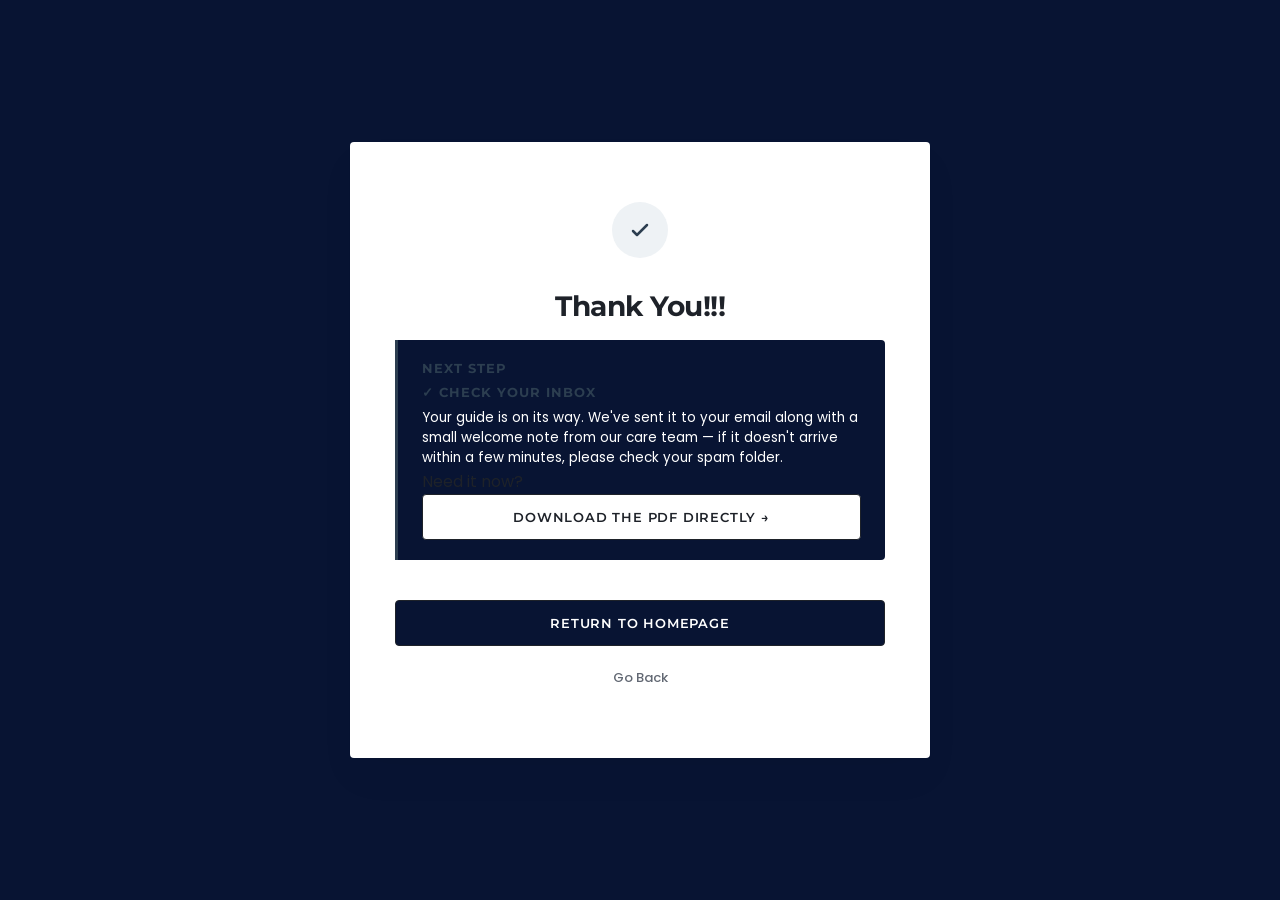
<file: popUp/downloadguide.html>
<!doctype html>
<html lang="en">
	<head>
		<meta charset="UTF-8" />
		<meta name="viewport" content="width=device-width, initial-scale=1.0" />
		<title>Thank You for Joining Us</title>
		<link rel="preconnect" href="https://fonts.googleapis.com" />
		<link rel="preconnect" href="https://fonts.gstatic.com" crossorigin />
		<link
			rel="apple-touch-icon"
			sizes="180x180"
			href="../assets/apple-touch-icon.png"
		/>
		<link
			rel="icon"
			type="image/png"
			sizes="32x32"
			href="../assets/favicon-32x32.png"
		/>
		<link
			rel="icon"
			type="image/png"
			sizes="16x16"
			href="../assets/favicon-16x16.png"
		/>
		<link rel="manifest" href="../assets/site.webmanifest" />
		<link
			href="https://fonts.googleapis.com/css2?family=Montserrat:wght@400;500;600;700&family=Poppins:wght@300;400;500&display=swap"
			rel="stylesheet"
		/>

		<style>
			/* Modern CSS Variables for Minimal Luxury Aesthetic */
			:root {
				--bg-color: #081433; /* Soft, warm luxury off-white */
				--text-main: #1e2229; /* Deep slate/charcoal */
				--text-muted: #626873; /* Sophisticated cool gray */
				--accent: #2c3e50; /* Deep corporate blue/slate */
				--accent-light: #eef2f5; /* Subtle tinted accent fill */
				--white: #ffffff;
				--font-display: "Montserrat", sans-serif;
				--font-body: "Poppins", sans-serif;
				--transition: all 0.3s cubic-bezier(0.25, 0.8, 0.25, 1);
			}

			* {
				box-sizing: border-box;
				margin: 0;
				padding: 0;
			}

			body {
				background-color: var(--bg-color);
				color: var(--text-main);
				font-family: var(--font-body);
				min-height: 100vh;
				display: flex;
				align-items: center;
				justify-content: center;
				padding: 24px;
				overflow-x: hidden;
			}

			/* Card Container Styling with Soft Shadow Depth */
			.thank-you-card {
				background-color: var(--white);
				max-width: 580px;
				width: 100%;
				padding: 60px 45px;
				border-radius: 4px; /* Minimalist clean edge */
				box-shadow:
					0 20px 40px rgba(0, 0, 0, 0.03),
					0 1px 3px rgba(0, 0, 0, 0.02);
				text-align: center;
				position: relative;
				animation: fadeInUp 0.8s ease-out;
			}

			/* Minimal Graphic Accent instead of a standard icon */
			.accent-icon {
				width: 56px;
				height: 56px;
				background-color: var(--accent-light);
				color: var(--accent);
				display: inline-flex;
				align-items: center;
				justify-content: center;
				border-radius: 50%;
				margin-bottom: 32px;
			}

			.accent-icon svg {
				width: 24px;
				height: 24px;
				stroke-width: 2.5;
			}

			h1 {
				font-family: var(--font-display);
				font-size: 28px;
				font-weight: 700;
				letter-spacing: -0.5px;
				line-height: 1.2;
				margin-bottom: 16px;
				color: var(--text-main);
			}

			.subtitle {
				font-size: 15px;
				color: var(--text-muted);
				line-height: 1.6;
				margin-bottom: 36px;
				font-weight: 400;
			}

			/* Next Steps Information Block */
			.next-steps {
				background-color: var(--bg-color);
				border-left: 3px solid var(--accent);
				padding: 20px 24px;
				text-align: left;
				margin-bottom: 40px;
				border-radius: 0 4px 4px 0;
			}

			.next-steps h3 {
				font-family: var(--font-display);
				font-size: 13px;
				font-weight: 700;
				text-transform: uppercase;
				letter-spacing: 1px;
				margin-bottom: 8px;
				color: var(--accent);
			}

			.next-steps p {
				font-size: 13.5px;
				color: var(--white);
				line-height: 1.5;
			}

			/* Premium Minimal Button Styling */
			.btn-container {
				display: flex;
				flex-direction: column;
				gap: 12px;
				align-items: center;
			}

			.btn-primary {
				display: inline-flex;
				align-items: center;
				justify-content: center;
				background-color: var(--bg-color);
				color: var(--white);
				text-decoration: none;
				padding: 14px 32px;
				font-family: var(--font-display);
				font-size: 13px;
				font-weight: 600;
				letter-spacing: 0.8px;
				text-transform: uppercase;
				border-radius: 4px;
				width: 100%;
				transition: var(--transition);
				border: 1px solid var(--text-main);
			}
			.btnn {
				display: inline-flex;
				align-items: center;
				justify-content: center;
				background-color: var(--white);
				color: var(--text-main);
				text-decoration: none;
				padding: 14px 32px;
				font-family: var(--font-display);
				font-size: 13px;
				font-weight: 600;
				letter-spacing: 0.8px;
				text-transform: uppercase;
				border-radius: 4px;
				width: 100%;
				transition: var(--transition);
				border: 1px solid var(--text-main);
			}

			.btn-primary:hover {
				background-color: transparent;
				color: var(--text-main);
				transform: translateY(-2px);
			}

			.btn-secondary {
				display: inline-flex;
				align-items: center;
				justify-content: center;
				color: var(--text-muted);
				text-decoration: none;
				padding: 10px 20px;
				font-size: 13px;
				font-weight: 500;
				transition: var(--transition);
			}

			.btn-secondary:hover {
				color: var(--text-main);
			}

			/* Smooth Entry Animation */
			@keyframes fadeInUp {
				from {
					opacity: 0;
					transform: translateY(20px);
				}
				to {
					opacity: 1;
					transform: translateY(0);
				}
			}

			/* Responsive Tweaks */
			@media (max-width: 480px) {
				.thank-you-card {
					padding: 45px 24px;
				}
				h1 {
					font-size: 24px;
				}
			}
		</style>
	</head>
	<body>
		<div class="thank-you-card">
			<div class="accent-icon">
				<svg
					xmlns="http://www.w3.org/2000/svg"
					fill="none"
					viewBox="0 0 24 24"
					stroke="currentColor"
				>
					<path
						stroke-linecap="round"
						stroke-linejoin="round"
						d="M5 13l4 4L19 7"
					/>
				</svg>
			</div>

			<h1>Thank You!!!</h1>

			<div class="next-steps">
				<h3>Next Step</h3>
				<h3>✓ Check your inbox</h3>
				<p>
					Your guide is on its way. We've sent it to your email along
					with a small welcome note from our care team — if it doesn't
					arrive within a few minutes, please check your spam folder.
				</p>
				<span class="small-fallback"
					>Need it now?
					<a
						class="btnn"
						href="../downloads/agency-nurse-starter-guide-2026.pdf"
						download
						>Download the PDF directly →</a
					></span
				>
			</div>

			<div class="btn-container">
				<a href="/" class="btn-primary">Return to Homepage</a>
				<a href="/" class="btn-secondary">Go Back</a>
			</div>
		</div>
	</body>
</html>
</file>
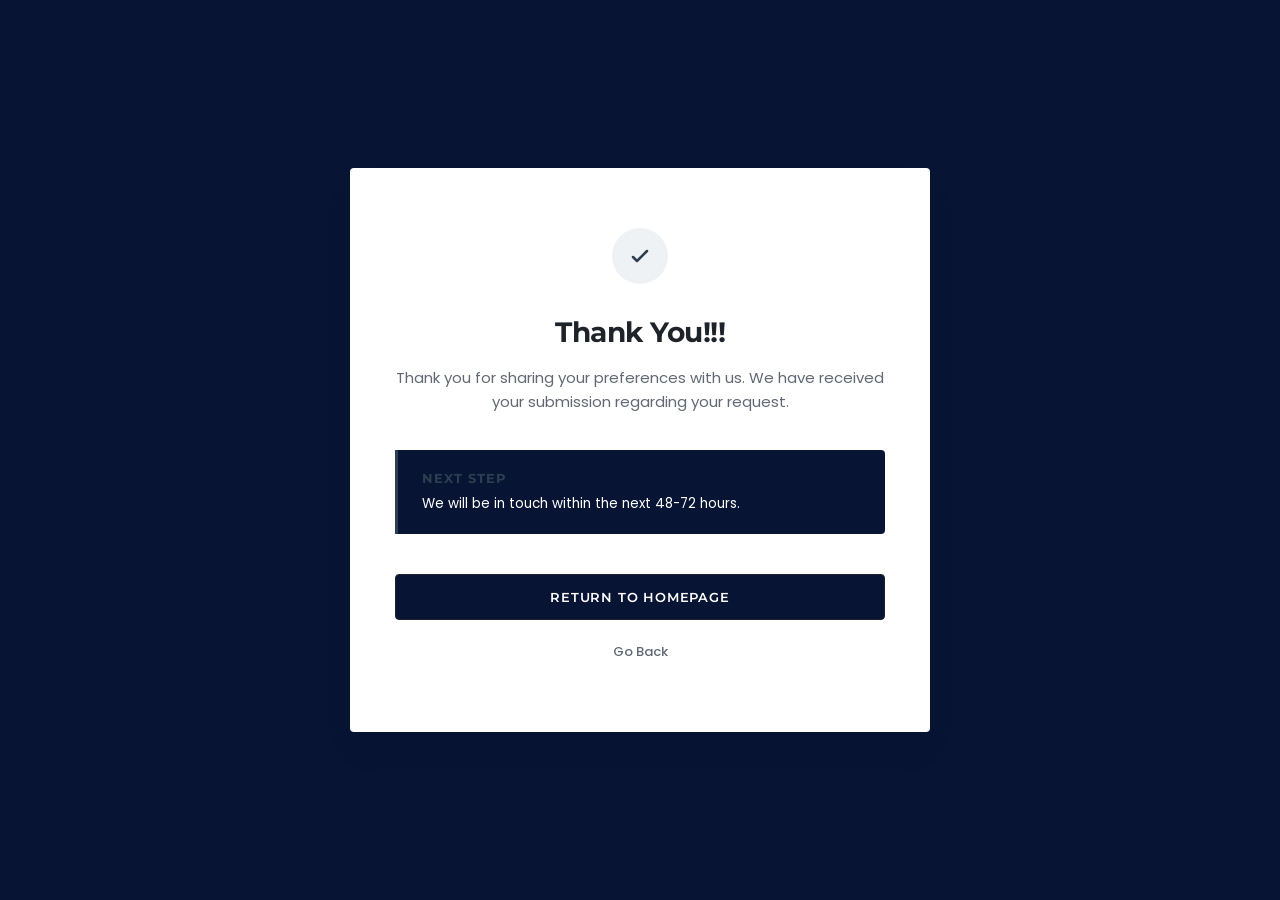
<file: popUp/thankyou.html>
<!doctype html>
<html lang="en">
	<head>
		<meta charset="UTF-8" />
		<meta name="viewport" content="width=device-width, initial-scale=1.0" />
		<title>Thank You for Joining Us</title>
		<link rel="preconnect" href="https://fonts.googleapis.com" />
		<link rel="preconnect" href="https://fonts.gstatic.com" crossorigin />
		<link
			rel="apple-touch-icon"
			sizes="180x180"
			href="../assets/apple-touch-icon.png"
		/>
		<link
			rel="icon"
			type="image/png"
			sizes="32x32"
			href="../assets/favicon-32x32.png"
		/>
		<link
			rel="icon"
			type="image/png"
			sizes="16x16"
			href="../assets/favicon-16x16.png"
		/>
		<link rel="manifest" href="../assets/site.webmanifest" />
		<link
			href="https://fonts.googleapis.com/css2?family=Montserrat:wght@400;500;600;700&family=Poppins:wght@300;400;500&display=swap"
			rel="stylesheet"
		/>

		<style>
			/* Modern CSS Variables for Minimal Luxury Aesthetic */
			:root {
				--bg-color: #081433; /* Soft, warm luxury off-white */
				--text-main: #1e2229; /* Deep slate/charcoal */
				--text-muted: #626873; /* Sophisticated cool gray */
				--accent: #2c3e50; /* Deep corporate blue/slate */
				--accent-light: #eef2f5; /* Subtle tinted accent fill */
				--white: #ffffff;
				--font-display: "Montserrat", sans-serif;
				--font-body: "Poppins", sans-serif;
				--transition: all 0.3s cubic-bezier(0.25, 0.8, 0.25, 1);
			}

			* {
				box-sizing: border-box;
				margin: 0;
				padding: 0;
			}

			body {
				background-color: var(--bg-color);
				color: var(--text-main);
				font-family: var(--font-body);
				min-height: 100vh;
				display: flex;
				align-items: center;
				justify-content: center;
				padding: 24px;
				overflow-x: hidden;
			}

			/* Card Container Styling with Soft Shadow Depth */
			.thank-you-card {
				background-color: var(--white);
				max-width: 580px;
				width: 100%;
				padding: 60px 45px;
				border-radius: 4px; /* Minimalist clean edge */
				box-shadow:
					0 20px 40px rgba(0, 0, 0, 0.03),
					0 1px 3px rgba(0, 0, 0, 0.02);
				text-align: center;
				position: relative;
				animation: fadeInUp 0.8s ease-out;
			}

			/* Minimal Graphic Accent instead of a standard icon */
			.accent-icon {
				width: 56px;
				height: 56px;
				background-color: var(--accent-light);
				color: var(--accent);
				display: inline-flex;
				align-items: center;
				justify-content: center;
				border-radius: 50%;
				margin-bottom: 32px;
			}

			.accent-icon svg {
				width: 24px;
				height: 24px;
				stroke-width: 2.5;
			}

			h1 {
				font-family: var(--font-display);
				font-size: 28px;
				font-weight: 700;
				letter-spacing: -0.5px;
				line-height: 1.2;
				margin-bottom: 16px;
				color: var(--text-main);
			}

			.subtitle {
				font-size: 15px;
				color: var(--text-muted);
				line-height: 1.6;
				margin-bottom: 36px;
				font-weight: 400;
			}

			/* Next Steps Information Block */
			.next-steps {
				background-color: var(--bg-color);
				border-left: 3px solid var(--accent);
				padding: 20px 24px;
				text-align: left;
				margin-bottom: 40px;
				border-radius: 0 4px 4px 0;
			}

			.next-steps h3 {
				font-family: var(--font-display);
				font-size: 13px;
				font-weight: 700;
				text-transform: uppercase;
				letter-spacing: 1px;
				margin-bottom: 8px;
				color: var(--accent);
			}

			.next-steps p {
				font-size: 13.5px;
				color: var(--white);
				line-height: 1.5;
			}

			/* Premium Minimal Button Styling */
			.btn-container {
				display: flex;
				flex-direction: column;
				gap: 12px;
				align-items: center;
			}

			.btn-primary {
				display: inline-flex;
				align-items: center;
				justify-content: center;
				background-color: var(--bg-color);
				color: var(--white);
				text-decoration: none;
				padding: 14px 32px;
				font-family: var(--font-display);
				font-size: 13px;
				font-weight: 600;
				letter-spacing: 0.8px;
				text-transform: uppercase;
				border-radius: 4px;
				width: 100%;
				transition: var(--transition);
				border: 1px solid var(--text-main);
			}

			.btn-primary:hover {
				background-color: transparent;
				color: var(--text-main);
				transform: translateY(-2px);
			}

			.btn-secondary {
				display: inline-flex;
				align-items: center;
				justify-content: center;
				color: var(--text-muted);
				text-decoration: none;
				padding: 10px 20px;
				font-size: 13px;
				font-weight: 500;
				transition: var(--transition);
			}

			.btn-secondary:hover {
				color: var(--text-main);
			}

			/* Smooth Entry Animation */
			@keyframes fadeInUp {
				from {
					opacity: 0;
					transform: translateY(20px);
				}
				to {
					opacity: 1;
					transform: translateY(0);
				}
			}

			/* Responsive Tweaks */
			@media (max-width: 480px) {
				.thank-you-card {
					padding: 45px 24px;
				}
				h1 {
					font-size: 24px;
				}
			}
		</style>
	</head>
	<body>
		<div class="thank-you-card">
			<div class="accent-icon">
				<svg
					xmlns="http://www.w3.org/2000/svg"
					fill="none"
					viewBox="0 0 24 24"
					stroke="currentColor"
				>
					<path
						stroke-linecap="round"
						stroke-linejoin="round"
						d="M5 13l4 4L19 7"
					/>
				</svg>
			</div>

			<h1>Thank You!!!</h1>
			<p class="subtitle">
				Thank you for sharing your preferences with us. We have received
				your submission regarding your request.
			</p>

			<div class="next-steps">
				<h3>Next Step</h3>
				<p>We will be in touch within the next 48-72 hours.</p>
			</div>

			<div class="btn-container">
				<a href="/" class="btn-primary">Return to Homepage</a>
				<a href="/" class="btn-secondary">Go Back</a>
			</div>
		</div>
	</body>
</html>
</file>
<file: style.css>
/* =========================================================
   FAHARI STAFFING SOLUTIONS
   Premium healthcare staffing — editorial, warm, authoritative
   Palette: deep navy + warm gold + warm white
   ========================================================= */

/* ---------- Tokens ---------- */
:root {
	--navy: #0b1f4d;
	--navy-700: #0e2a66;
	--navy-300: #2d4a8a;
	--gold: #c9a86a;
	--gold-deep: #a98648;
	--warm-white: #fbfaf5;
	--paper: #f4f1e8;
	--ink: #14213d;
	--ink-soft: #46505f;
	--line: rgba(11, 31, 77, 0.12);
	--line-strong: rgba(11, 31, 77, 0.2);

	/* role surfaces */
	--bg: var(--warm-white);
	--bg-tint: #f1ede1;
	--surface: #ffffff;
	--surface-2: #faf6ec;
	--text: var(--ink);
	--text-soft: var(--ink-soft);
	--text-muted: #6c7588;
	--brand: var(--navy);
	--brand-contrast: #ffffff;
	--accent: var(--gold);
	--shadow-sm:
		0 1px 2px rgba(11, 31, 77, 0.06), 0 2px 6px rgba(11, 31, 77, 0.04);
	--shadow-md: 0 6px 24px rgba(11, 31, 77, 0.08);
	--shadow-lg: 0 24px 60px rgba(11, 31, 77, 0.18);

	/* type */
	--font-display: "Fraunces", "Playfair Display", Georgia, serif;
	--font-body:
		"Inter", -apple-system, BlinkMacSystemFont, "Segoe UI", system-ui,
		sans-serif;

	--radius-sm: 6px;
	--radius: 12px;
	--radius-lg: 20px;

	--container: 1240px;
}

[data-theme="dark"] {
	--bg: #07142f;
	--bg-tint: #0a1c44;
	--surface: #0e224f;
	--surface-2: #11295c;
	--text: #f1ede1;
	--text-soft: #c8cfde;
	--text-muted: #8a93a9;
	--brand: #f1ede1;
	--brand-contrast: var(--navy);
	--line: rgba(255, 255, 255, 0.1);
	--line-strong: rgba(255, 255, 255, 0.18);
	--shadow-sm: 0 1px 2px rgba(0, 0, 0, 0.4);
	--shadow-md: 0 8px 30px rgba(0, 0, 0, 0.4);
	--shadow-lg: 0 24px 60px rgba(0, 0, 0, 0.6);
}

/* ---------- Reset ---------- */
*,
*::before,
*::after {
	box-sizing: border-box;
}
html {
	scroll-behavior: smooth;
	-webkit-text-size-adjust: 100%;
}
body {
	margin: 0;
	background: var(--bg);
	color: var(--text);
	font-family: var(--font-body);
	font-size: 16px;
	line-height: 1.6;
	-webkit-font-smoothing: antialiased;
	-moz-osx-font-smoothing: grayscale;
	transition:
		background 0.3s ease,
		color 0.3s ease;
}
/* offset for fixed header on anchor scroll for non-hero sections */
section[id]:not(.hero) {
	scroll-margin-top: 80px;
}
img {
	max-width: 100%;
	display: block;
}
a {
	color: inherit;
	text-decoration: none;
}
button {
	font: inherit;
	cursor: pointer;
	border: 0;
	background: transparent;
	color: inherit;
}
input,
select,
textarea {
	font: inherit;
	color: inherit;
}
h1,
h2,
h3,
h4 {
	font-family: var(--font-display);
	font-weight: 500;
	line-height: 1.1;
	letter-spacing: -0.01em;
	margin: 0;
	color: var(--text);
}
h1 em,
h2 em,
h3 em {
	font-style: italic;
	color: var(--accent);
	font-weight: 400;
}
p {
	margin: 0;
}
::selection {
	background: var(--gold);
	color: var(--navy);
}

/* ---------- Layout ---------- */
.container {
	width: 100%;
	max-width: var(--container);
	margin: 0 auto;
	padding: 0 24px;
}
@media (min-width: 768px) {
	.container {
		padding: 0 40px;
	}
}

.section {
	padding: clamp(72px, 9vw, 140px) 0;
}
.section-tint {
	background: var(--bg-tint);
}
.section-dark {
	background: var(--navy);
	color: var(--warm-white);
}
.section-dark .kicker {
	color: var(--gold);
}

.section-head {
	max-width: 760px;
	margin-bottom: clamp(48px, 6vw, 80px);
}
.kicker {
	display: inline-flex;
	align-items: center;
	gap: 10px;
	font-size: 12px;
	font-weight: 600;
	letter-spacing: 0.14em;
	text-transform: uppercase;
	color: var(--gold-deep);
	margin-bottom: 20px;
}
.kicker-gold {
	color: var(--gold);
}
.kicker::before {
	content: "";
	width: 24px;
	height: 1px;
	background: currentColor;
}
.section-title {
	font-size: clamp(32px, 4.4vw, 60px);
	font-weight: 400;
	letter-spacing: -0.02em;
	margin-bottom: 24px;
}
.section-title-on-dark {
	color: var(--warm-white);
}
.section-lede {
	font-size: clamp(16px, 1.4vw, 19px);
	color: var(--text-soft);
	max-width: 60ch;
	line-height: 1.65;
}
.section-lede-on-dark {
	color: #d8d3c2;
}

/* ---------- Buttons ---------- */
.btn {
	display: inline-flex;
	align-items: center;
	justify-content: center;
	gap: 8px;
	padding: 12px 22px;
	border-radius: 999px;
	font-size: 14px;
	font-weight: 600;
	letter-spacing: 0.01em;
	transition:
		transform 0.2s ease,
		box-shadow 0.2s ease,
		background 0.2s ease,
		color 0.2s ease;
	white-space: nowrap;
}
.btn-lg {
	padding: 15px 28px;
	font-size: 15px;
}
.btn-primary {
	background: var(--navy);
	color: var(--warm-white);
}
.btn-primary:hover {
	background: var(--navy-700);
	transform: translateY(-1px);
	box-shadow: var(--shadow-md);
}
.btn-gold {
	background: var(--gold);
	color: var(--navy);
}
.btn-gold:hover {
	background: #d6b87a;
	transform: translateY(-1px);
	box-shadow: var(--shadow-md);
}
.btn-ghost {
	background: transparent;
	color: var(--warm-white);
	border: 1px solid rgba(255, 255, 255, 0.4);
}
.btn-ghost:hover {
	background: rgba(255, 255, 255, 0.08);
	border-color: rgba(255, 255, 255, 0.7);
}
[data-theme="dark"] .btn-primary {
	background: var(--gold);
	color: var(--navy);
}
[data-theme="dark"] .btn-primary:hover {
	background: #d6b87a;
}

/* ---------- Header / Nav ---------- */
.site-header {
	position: fixed;
	top: 0;
	left: 0;
	right: 0;
	z-index: 201;
	backdrop-filter: blur(14px);
	-webkit-backdrop-filter: blur(14px);
	background: color-mix(in oklab, var(--bg) 78%, transparent);
	border-bottom: 1px solid transparent;
	transition:
		background 0.25s ease,
		border-color 0.25s ease;
}
.site-header.on-hero {
	backdrop-filter: none;
	-webkit-backdrop-filter: none;
}
.site-header.is-scrolled {
	border-bottom-color: var(--line);
	background: color-mix(in oklab, var(--bg) 92%, transparent);
}

/* Hero is dark — header sits on dark imagery at top of page */
.site-header.on-hero {
	background: rgba(11, 31, 77, 0.82);
	backdrop-filter: blur(8px);
	-webkit-backdrop-filter: blur(8px);
	border-bottom: 1px solid rgba(201, 168, 106, 0.15);
	color: var(--warm-white);
}
.site-header.on-hero .primary-nav a,
.site-header.on-hero .brand,
.site-header.on-hero .theme-toggle,
.site-header.on-hero .hamburger span {
	color: var(--warm-white);
}
.site-header.on-hero .hamburger span {
	background: var(--warm-white);
}
.site-header.on-hero .nav-cta {
	background: var(--gold);
	color: var(--navy);
}
.site-header.on-hero .theme-toggle {
	border-color: rgba(255, 255, 255, 0.35);
	color: var(--warm-white);
}
.site-header.on-hero .theme-toggle:hover {
	background: rgba(255, 255, 255, 0.1);
	border-color: rgba(255, 255, 255, 0.6);
}
.site-header.on-hero .brand,
.site-header.on-hero .brand-name,
.site-header.on-hero .brand-mark {
	color: var(--warm-white);
}

.nav-inner {
	display: flex;
	align-items: center;
	justify-content: space-between;
	gap: 24px;
	padding: 18px 24px;
}
@media (min-width: 768px) {
	.nav-inner {
		padding: 22px 40px;
	}
}

.brand {
	display: inline-flex;
	align-items: center;
	gap: 12px;
	color: var(--text);
}
.brand-logo-svg {
	height: 44px;
	width: auto;
	display: block;
	flex: none;
}
/* Fahari logo: figures + HTML wordmark */
.fahari-logo {
	display: inline-flex;
	align-items: center;
	gap: 10px;
	text-decoration: none;
}
.fahari-figures {
	height: 40px;
	width: auto;
	flex: none;
}
.fahari-wordmark {
	display: flex;
	flex-direction: column;
	line-height: 1;
	gap: 2px;
}
.fahari-name {
	font-family: var(--font-body);
	font-size: 18px;
	font-weight: 800;
	letter-spacing: 0.12em;
	color: var(--text);
}
.fahari-sub {
	font-family: var(--font-body);
	font-size: 7.5px;
	font-weight: 600;
	letter-spacing: 0.22em;
	color: var(--gold-deep, #a07c3e);
	text-transform: uppercase;
}
.fahari-tag {
	font-family: var(--font-body);
	font-size: 7px;
	font-style: italic;
	color: var(--text-muted);
	letter-spacing: 0.02em;
}
.site-header.on-hero .fahari-name {
	color: #fbfaf5;
}
.site-header.on-hero .fahari-sub {
	color: var(--gold);
}
.site-header.on-hero .fahari-tag {
	color: rgba(251, 250, 245, 0.6);
}
.brand-mark {
	width: 36px;
	height: 36px;
	color: currentColor;
	flex: none;
}
.brand-text {
	display: flex;
	flex-direction: column;
	line-height: 1;
}
.brand-name {
	font-family: var(--font-display);
	font-weight: 600;
	font-size: 20px;
	letter-spacing: 0.08em;
}
.brand-sub {
	font-size: 10px;
	font-weight: 500;
	letter-spacing: 0.22em;
	text-transform: uppercase;
	color: var(--gold-deep);
	margin-top: 4px;
}
.site-header.on-hero .brand-sub {
	color: var(--gold);
}

.primary-nav {
	display: none;
	gap: 28px;
}
.primary-nav a {
	font-size: 14px;
	font-weight: 500;
	color: var(--text-soft);
	position: relative;
	padding: 6px 0;
	transition: color 0.2s ease;
}
.primary-nav a:hover {
	color: var(--text);
}
.primary-nav a::after {
	content: "";
	position: absolute;
	left: 0;
	bottom: 0;
	height: 1px;
	width: 0;
	background: var(--gold);
	transition: width 0.25s ease;
}
.primary-nav a:hover::after {
	width: 100%;
}

@media (min-width: 980px) {
	.primary-nav {
		display: flex;
	}
}

.nav-actions {
	display: flex;
	align-items: center;
	gap: 10px;
}
.nav-cta {
	display: none;
}
@media (min-width: 980px) {
	.nav-cta {
		display: inline-flex;
	}
}

.theme-toggle {
	width: 38px;
	height: 38px;
	display: inline-flex;
	align-items: center;
	justify-content: center;
	border-radius: 999px;
	border: 1px solid var(--line);
	color: var(--text-soft);
	transition:
		background 0.2s ease,
		border-color 0.2s ease;
}
.theme-toggle:hover {
	background: var(--surface-2);
	border-color: var(--line-strong);
}
.theme-toggle svg {
	width: 18px;
	height: 18px;
}
.theme-toggle .icon-moon {
	display: none;
}
[data-theme="dark"] .theme-toggle .icon-sun {
	display: none;
}
[data-theme="dark"] .theme-toggle .icon-moon {
	display: block;
}

.hamburger {
	width: 38px;
	height: 38px;
	display: inline-flex;
	flex-direction: column;
	align-items: center;
	justify-content: center;
	gap: 5px;
	border-radius: 8px;
}
.hamburger span {
	display: block;
	width: 18px;
	height: 1.5px;
	background: var(--text);
	transition:
		transform 0.25s ease,
		opacity 0.25s ease;
}
.hamburger.is-open span:nth-child(1) {
	transform: translateY(6.5px) rotate(45deg);
}
.hamburger.is-open span:nth-child(2) {
	opacity: 0;
}
.hamburger.is-open span:nth-child(3) {
	transform: translateY(-6.5px) rotate(-45deg);
}
@media (min-width: 980px) {
	.hamburger {
		display: none;
	}
}

.mobile-menu {
	display: none;
	flex-direction: column;
	gap: 4px;
	padding: 16px 28px 24px;
	background: #0b1f4d;
	border-top: 1px solid rgba(201, 168, 106, 0.2);
}
.mobile-menu[data-open="true"] {
	display: flex;
}
.mobile-menu nav {
	display: flex;
	flex-direction: column;
}
.mobile-menu nav a {
	padding: 14px 0;
	font-size: 16px;
	font-weight: 600;
	color: #fbfaf5;
	border-bottom: 1px solid rgba(201, 168, 106, 0.15);
	text-decoration: none;
	display: block;
	letter-spacing: 0.02em;
}
.mobile-menu nav a:hover {
	color: var(--gold);
}
.mobile-menu .btn {
	margin-top: 8px;
	align-self: flex-start;
}

/* ---------- Hero ---------- */
.hero {
	position: relative;
	min-height: 115vh;
	display: flex;
	align-items: flex-end;
	color: var(--warm-white);
	overflow: hidden;
	isolation: isolate;
}
.hero-bg {
	position: absolute;
	inset: 0;
	z-index: -1;
}
.hero-bg img {
	width: 100%;
	height: 100%;
	object-fit: cover;
	object-position: center 0%;
	transform: scale(1.04);
	animation: heroZoom 16s ease-out forwards;
}
@keyframes heroZoom {
	to {
		transform: scale(1);
	}
}
.hero-overlay {
	position: absolute;
	inset: 0;
	background: linear-gradient(
		to top,
		rgba(8, 20, 50, 0.99) 0%,
		rgba(8, 20, 50, 0.97) 26%,
		rgba(8, 20, 50, 0.45) 40%,
		rgba(8, 20, 50, 0) 55%,
		rgba(8, 20, 50, 0) 100%
	);
}
.hero-content {
	padding-top: 0;
	padding-bottom: 60px;
	max-width: 900px;
	margin-top: auto;
}
.eyebrow {
	display: inline-flex;
	align-items: center;
	gap: 10px;
	padding: 8px 14px;
	border-radius: 999px;
	background: rgba(255, 255, 255, 0.1);
	backdrop-filter: blur(8px);
	border: 1px solid rgba(255, 255, 255, 0.18);
	font-size: 12px;
	font-weight: 500;
	letter-spacing: 0.08em;
	text-transform: uppercase;
	color: #f1ede1;
	margin-bottom: 28px;
}
.eyebrow .dot {
	width: 7px;
	height: 7px;
	background: var(--gold);
	border-radius: 50%;
	box-shadow: 0 0 0 4px rgba(201, 168, 106, 0.25);
}
.hero-title {
	font-size: clamp(28px, 3.8vw, 56px);
	font-weight: 400;
	letter-spacing: -0.025em;
	line-height: 1.1;
	margin: 0 0 20px;
	color: var(--warm-white);
	max-width: 32ch;
}
.hero-title em {
	color: var(--gold);
	font-style: italic;
	font-weight: 400;
}
.hero-lede {
	font-size: clamp(14px, 1.2vw, 16px);
	max-width: 72ch;
	color: rgba(255, 255, 255, 0.85);
	margin-bottom: 28px;
	line-height: 1.6;
}
.hero-cta {
	display: flex;
	gap: 14px;
	flex-wrap: wrap;
	margin-bottom: 64px;
}

.hero-stats {
	display: none;
	grid-template-columns: repeat(3, minmax(0, 1fr));
	gap: 24px;
	max-width: 540px;
	margin: 0;
	padding-top: 32px;
	border-top: 1px solid rgba(255, 255, 255, 0.18);
}
.hero-stats > div {
	display: flex;
	flex-direction: column;
}
.hero-stats dt {
	font-family: var(--font-display);
	font-size: clamp(28px, 3vw, 40px);
	font-weight: 500;
	color: var(--gold);
	letter-spacing: -0.02em;
}
.hero-stats dd {
	margin: 4px 0 0;
	font-size: 12px;
	letter-spacing: 0.12em;
	text-transform: uppercase;
	color: rgba(255, 255, 255, 0.75);
}

.scroll-cue {
	position: absolute;
	bottom: 28px;
	left: 50%;
	transform: translateX(-50%);
	width: 26px;
	height: 42px;
	border: 1px solid rgba(255, 255, 255, 0.4);
	border-radius: 16px;
	display: flex;
	justify-content: center;
	padding-top: 8px;
}
.scroll-cue span {
	width: 3px;
	height: 8px;
	border-radius: 2px;
	background: var(--gold);
	animation: cue 1.6s ease-in-out infinite;
}
@keyframes cue {
	0%,
	100% {
		transform: translateY(0);
		opacity: 0.6;
	}
	50% {
		transform: translateY(10px);
		opacity: 1;
	}
}

/* ---------- Service grid ---------- */
.service-grid {
	display: grid;
	grid-template-columns: 1fr;
	gap: 1px;
	background: var(--line);
	border: 1px solid var(--line);
	border-radius: var(--radius-lg);
	overflow: hidden;
}
@media (min-width: 640px) {
	.service-grid {
		grid-template-columns: repeat(2, 1fr);
	}
}
@media (min-width: 980px) {
	.service-grid {
		grid-template-columns: repeat(3, 1fr);
	}
}
.service-card {
	background: var(--surface);
	padding: 36px 32px 40px;
	transition:
		background 0.25s ease,
		transform 0.25s ease;
}
.service-card:hover {
	background: var(--navy);
	border-color: var(--gold);
	transform: translateY(-4px);
	box-shadow: 0 12px 32px rgba(0, 0, 0, 0.2);
}
.service-card:hover h3 {
	color: var(--gold);
}
.service-card:hover p {
	color: #e7e3d4;
}
.service-num {
	font-family: var(--font-display);
	font-size: 13px;
	font-weight: 600;
	color: var(--gold-deep);
	letter-spacing: 0.18em;
	margin-bottom: 28px;
}
.service-card h3 {
	font-size: 22px;
	font-weight: 500;
	margin-bottom: 12px;
}
.service-card p {
	color: var(--text-soft);
	font-size: 15px;
	line-height: 1.6;
}

/* ---------- Roles ---------- */
.roles-grid {
	display: grid;
	grid-template-columns: 1fr;
	gap: 24px;
}
@media (min-width: 640px) {
	.roles-grid {
		grid-template-columns: repeat(2, 1fr);
		align-items: stretch;
	}
}
@media (min-width: 1024px) {
	.roles-grid {
		grid-template-columns: repeat(3, 1fr);
		align-items: stretch;
	}
}
.role-abbr {
	font-size: 0.8em;
	font-weight: 500;
	opacity: 0.65;
	letter-spacing: 0.01em;
}
.role-card {
	background: var(--surface);
	border: 1px solid var(--line);
	border-radius: var(--radius-lg);
	padding: 36px 32px 32px;
	display: flex;
	flex-direction: column;
	gap: 18px;
	transition:
		transform 0.25s ease,
		box-shadow 0.25s ease;
}
.role-card:hover {
	transform: translateY(-4px);
	box-shadow: var(--shadow-md);
	background: var(--navy);
	border-color: var(--gold);
}
.role-card:hover h3,
.role-card:hover p,
.role-card:hover .role-list {
	color: #e7e3d4;
}
.role-card:hover .role-list li::before {
	background: var(--gold);
}
.role-card-feature {
	/* default: same as all other cards */
}
.role-card-feature:hover {
	background: var(--navy);
	border-color: var(--gold);
}
.role-card-feature:hover h3,
.role-card-feature:hover p,
.role-card-feature:hover .role-list {
	color: #e7e3d4;
}
.role-card-feature:hover .role-list li::before {
	background: var(--gold);
}
.role-tag {
	display: inline-flex;
	align-items: center;
	padding: 4px 12px;
	border-radius: 6px;
	background: var(--gold);
	color: #0b1f4d;
	font-size: 11px;
	font-weight: 800;
	letter-spacing: 0.18em;
	width: max-content;
}
.role-tag-gold {
	background: var(--gold);
	color: #0b1f4d;
}
.role-card h3 {
	font-size: 20px;
	font-weight: 700;
	margin-top: 8px;
	color: var(--text);
}
.role-card p {
	color: var(--text-soft);
	font-size: 15px;
	line-height: 1.65;
}
.role-list {
	list-style: none;
	padding: 0;
	margin: 8px 0 0;
	display: flex;
	flex-direction: column;
	gap: 10px;
	font-size: 14px;
	color: var(--text-soft);
}
.role-list li {
	position: relative;
	padding-left: 18px;
}
.role-list li::before {
	content: "";
	position: absolute;
	left: 0;
	top: 9px;
	width: 8px;
	height: 1px;
	background: var(--gold);
}

/* ---------- Bleed image ---------- */
.bleed {
	position: relative;
	height: clamp(420px, 64vh, 680px);
	overflow: hidden;
}
.bleed img {
	position: absolute;
	inset: 0;
	width: 100%;
	height: 100%;
	object-fit: cover;
	object-position: center 30%;
}
.bleed-overlay {
	position: absolute;
	inset: 0;
	background: linear-gradient(
		90deg,
		rgba(11, 31, 77, 0.85) 0%,
		rgba(11, 31, 77, 0.5) 50%,
		rgba(11, 31, 77, 0.15) 100%
	);
	display: flex;
	align-items: center;
}
.bleed-content {
	max-width: 720px;
	color: var(--warm-white);
}
.pull-quote {
	font-family: var(--font-display);
	font-size: clamp(24px, 3vw, 38px);
	line-height: 1.25;
	font-weight: 400;
	letter-spacing: -0.01em;
	color: var(--warm-white);
}
.pull-quote em {
	color: var(--gold);
	font-style: italic;
}
.pull-attribution {
	margin-top: 24px;
	font-size: 13px;
	letter-spacing: 0.14em;
	text-transform: uppercase;
	color: rgba(255, 255, 255, 0.75);
}

/* ---------- Facilities ---------- */
.facility-grid {
	display: grid;
	grid-template-columns: 1fr;
	gap: 24px;
}
@media (min-width: 640px) {
	.facility-grid {
		grid-template-columns: repeat(2, 1fr);
	}
}
@media (min-width: 980px) {
	.facility-grid {
		grid-template-columns: repeat(3, 1fr);
	}
}
.facility {
	padding: 28px 28px 32px;
	border-radius: var(--radius);
	background: var(--surface);
	border: 1px solid var(--line);
	transition:
		border-color 0.25s ease,
		transform 0.25s ease;
	position: relative;
	overflow: hidden;
}
.facility::before {
	content: "";
	position: absolute;
	top: 0;
	left: 0;
	width: 36px;
	height: 2px;
	background: var(--gold);
}
.facility:hover {
	border-color: var(--gold);
	transform: translateY(-3px);
	background: var(--navy);
	box-shadow: 0 12px 32px rgba(0, 0, 0, 0.2);
}
.facility:hover h3 {
	color: var(--gold);
}
.facility:hover p {
	color: #e7e3d4;
}
.facility h3 {
	font-size: 20px;
	font-weight: 500;
	margin-bottom: 10px;
	margin-top: 8px;
}
.facility p {
	color: var(--text-soft);
	font-size: 15px;
	line-height: 1.6;
}

/* ---------- Government ---------- */
.gov-grid {
	display: grid;
	grid-template-columns: 1fr;
	gap: 56px;
	align-items: center;
}
@media (min-width: 980px) {
	.gov-grid {
		grid-template-columns: 1.05fr 1fr;
		gap: 80px;
	}
}
.gov-list {
	list-style: none;
	padding: 0;
	margin: 32px 0;
	display: flex;
	flex-direction: column;
	gap: 14px;
	color: #d8d3c2;
}
.gov-list li {
	padding-left: 22px;
	position: relative;
	font-size: 15px;
	line-height: 1.55;
}
.gov-list li::before {
	content: "";
	position: absolute;
	left: 0;
	top: 9px;
	width: 12px;
	height: 1.5px;
	background: var(--gold);
}
.gov-list strong {
	color: var(--gold);
	font-weight: 600;
}
.gov-visual {
	position: relative;
	border-radius: var(--radius-lg);
	overflow: hidden;
}
.gov-visual img {
	width: 100%;
	height: 100%;
	object-fit: cover;
	aspect-ratio: 4 / 5;
	filter: saturate(0.95);
}
.gov-badge {
	position: absolute;
	bottom: 24px;
	left: 24px;
	background: var(--warm-white);
	color: var(--navy);
	padding: 18px 22px;
	border-radius: var(--radius);
	display: flex;
	align-items: center;
	gap: 16px;
	box-shadow: var(--shadow-lg);
	max-width: 260px;
}
.gov-badge strong {
	font-family: var(--font-display);
	font-size: 32px;
	color: var(--gold-deep);
	line-height: 1;
}
.gov-badge span {
	font-size: 11px;
	letter-spacing: 0.08em;
	text-transform: uppercase;
	line-height: 1.4;
	color: var(--text-soft);
}

/* ---------- Screening steps ---------- */
.screen-steps {
	list-style: none;
	padding: 0;
	margin: 0;
	display: grid;
	grid-template-columns: 1fr;
	gap: 1px;
	background: var(--line);
	border-top: 1px solid var(--line);
	border-bottom: 1px solid var(--line);
}
@media (min-width: 768px) {
	.screen-steps {
		grid-template-columns: repeat(2, 1fr);
	}
}
@media (min-width: 1100px) {
	.screen-steps {
		grid-template-columns: repeat(3, 1fr);
	}
}
.screen-steps li {
	background: var(--bg);
	padding: 36px 28px 40px;
	position: relative;
}
.step-num {
	display: inline-block;
	font-family: var(--font-display);
	font-size: 13px;
	font-weight: 600;
	color: var(--gold-deep);
	letter-spacing: 0.18em;
	margin-bottom: 16px;
}
.screen-steps h3 {
	font-size: 20px;
	font-weight: 500;
	margin-bottom: 10px;
}
.screen-steps p {
	color: var(--text-soft);
	font-size: 15px;
	line-height: 1.6;
}

/* ---------- Why grid ---------- */
.why-grid {
	display: grid;
	grid-template-columns: 1fr;
	gap: 24px;
}
@media (min-width: 768px) {
	.why-grid {
		grid-template-columns: repeat(2, 1fr);
	}
}
.why-card {
	background: var(--surface);
	border: 1px solid var(--line);
	border-radius: var(--radius);
	padding: 32px;
}
.why-card h3 {
	font-size: 22px;
	font-weight: 500;
	margin-bottom: 10px;
}
.why-card h3::before {
	content: "✦";
	color: var(--gold);
	margin-right: 8px;
	font-size: 14px;
	position: relative;
	top: -2px;
}
.why-card p {
	color: var(--text-soft);
	font-size: 15px;
	line-height: 1.65;
}

/* ---------- Blog ---------- */
.blog-grid {
	display: grid;
	grid-template-columns: 1fr;
	gap: 28px;
}
@media (min-width: 768px) {
	.blog-grid {
		grid-template-columns: repeat(3, 1fr);
	}
}
.blog-card {
	background: var(--surface);
	border: 1px solid var(--line);
	border-radius: var(--radius-lg);
	overflow: hidden;
	display: flex;
	flex-direction: column;
	transition:
		transform 0.3s ease,
		box-shadow 0.3s ease;
}
.blog-card:hover {
	transform: translateY(-6px);
	box-shadow: var(--shadow-lg);
}
.blog-card:hover .blog-cover {
	transform: scale(1.04);
}
.blog-cover {
	aspect-ratio: 4 / 3;
	position: relative;
	overflow: hidden;
	transition: transform 0.6s ease;
	display: flex;
	align-items: flex-end;
	padding: 24px;
}
.blog-cover img {
	position: absolute;
	inset: 0;
	width: 100%;
	height: 100%;
	object-fit: cover;
	display: block;
	z-index: 0;
	transition: transform 0.6s ease;
}
.blog-card:hover .blog-cover img {
	transform: scale(1.05);
}
.blog-cover::before {
	content: "";
	position: absolute;
	inset: 0;
	background: linear-gradient(
		to top,
		rgba(11, 31, 77, 0.75) 0%,
		rgba(11, 31, 77, 0.2) 60%,
		transparent 100%
	);
	z-index: 1;
}
.blog-tag {
	z-index: 2;
	position: relative;
}
.ebook-photo {
	width: 100%;
	max-width: 400px;
	border-radius: 16px;
	box-shadow: 0 32px 80px rgba(0, 0, 0, 0.5);
	display: block;
	margin: 0 auto;
}
.blog-cover-1 {
	background:
		radial-gradient(
			120% 80% at 80% 20%,
			rgba(201, 168, 106, 0.4),
			transparent 50%
		),
		linear-gradient(160deg, #0b1f4d 0%, #1a3372 100%);
}
.blog-cover-1::after {
	content: "CNA → LPN → RN";
	position: absolute;
	top: 50%;
	left: 50%;
	transform: translate(-50%, -50%);
	font-family: var(--font-display);
	font-size: 30px;
	font-style: italic;
	color: rgba(251, 250, 245, 0.92);
	letter-spacing: 0.02em;
	text-align: center;
}
.blog-cover-2 {
	background:
		radial-gradient(
			100% 80% at 20% 90%,
			rgba(11, 31, 77, 0.5),
			transparent 60%
		),
		linear-gradient(140deg, #c9a86a 0%, #a98648 100%);
}
.blog-cover-2::after {
	content: "Agency 101";
	position: absolute;
	top: 50%;
	left: 50%;
	transform: translate(-50%, -50%);
	font-family: var(--font-display);
	font-size: 38px;
	font-style: italic;
	color: rgba(11, 31, 77, 0.92);
	letter-spacing: -0.01em;
}
.blog-cover-3 {
	background:
		radial-gradient(
			100% 80% at 50% 50%,
			rgba(201, 168, 106, 0.3),
			transparent 60%
		),
		linear-gradient(200deg, #14213d 0%, #0b1f4d 60%, #0a1830 100%);
}
.blog-cover-3::after {
	content: "$$";
	position: absolute;
	top: 50%;
	left: 50%;
	transform: translate(-50%, -50%);
	font-family: var(--font-display);
	font-size: 80px;
	font-style: italic;
	color: var(--gold);
	letter-spacing: 0.05em;
	opacity: 0.85;
}
.blog-tag {
	position: relative;
	z-index: 2;
	font-size: 11px;
	font-weight: 600;
	letter-spacing: 0.18em;
	text-transform: uppercase;
	background: rgba(251, 250, 245, 0.95);
	color: var(--navy);
	padding: 6px 12px;
	border-radius: 999px;
}
.blog-body {
	padding: 24px 26px 28px;
	display: flex;
	flex-direction: column;
	gap: 12px;
	flex: 1;
}
.blog-meta {
	font-size: 12px;
	letter-spacing: 0.14em;
	text-transform: uppercase;
	color: var(--text-muted);
}
.blog-card h3 {
	font-size: 22px;
	font-weight: 500;
	line-height: 1.2;
	letter-spacing: -0.01em;
}
.blog-card p {
	color: var(--text-soft);
	font-size: 15px;
	line-height: 1.6;
}
.blog-link {
	margin-top: auto;
	display: inline-flex;
	align-items: center;
	gap: 8px;
	font-size: 13px;
	font-weight: 600;
	letter-spacing: 0.06em;
	text-transform: uppercase;
	color: var(--navy);
	border-top: 1px solid var(--line);
	padding-top: 16px;
}
.blog-link svg {
	transition: transform 0.2s ease;
}
.blog-link:hover svg {
	transform: translateX(4px);
}
[data-theme="dark"] .blog-link {
	color: var(--gold);
}

/* ---------- Ebook ---------- */
.ebook-grid {
	display: grid;
	grid-template-columns: 1fr;
	gap: 56px;
	align-items: center;
}
@media (min-width: 980px) {
	.ebook-grid {
		grid-template-columns: 1.1fr 1fr;
		gap: 80px;
	}
}
.ebook-list {
	list-style: none;
	padding: 0;
	margin: 28px 0 36px;
	display: grid;
	grid-template-columns: 1fr;
	gap: 12px;
}
@media (min-width: 640px) {
	.ebook-list {
		grid-template-columns: repeat(2, 1fr);
	}
}
.ebook-list li {
	position: relative;
	padding-left: 26px;
	color: #d8d3c2;
	font-size: 14.5px;
	line-height: 1.5;
}
.ebook-list li::before {
	content: "";
	position: absolute;
	left: 0;
	top: 7px;
	width: 14px;
	height: 8px;
	border-left: 2px solid var(--gold);
	border-bottom: 2px solid var(--gold);
	transform: rotate(-45deg);
}
.ebook-form {
	display: flex;
	flex-direction: column;
	gap: 16px;
	max-width: 540px;
}
.ebook-form .field input,
.ebook-form .field select {
	background: rgba(255, 255, 255, 0.06);
	border: 1px solid rgba(255, 255, 255, 0.2);
	color: var(--warm-white);
}
.ebook-form .field input:focus,
.ebook-form .field select:focus {
	border-color: var(--gold);
	background: rgba(255, 255, 255, 0.1);
}
.ebook-form .field span {
	color: #d8d3c2;
}
.form-fineprint {
	font-size: 12px;
	color: #b1aa97;
	margin-top: 4px;
}

/* Book mockup */
.ebook-visual {
	display: flex;
	justify-content: center;
	perspective: 1400px;
}
.book {
	width: min(320px, 80vw);
	aspect-ratio: 5 / 7;
	position: relative;
	transform-style: preserve-3d;
	transform: rotateY(-18deg) rotateX(2deg);
	filter: drop-shadow(0 40px 60px rgba(0, 0, 0, 0.6));
	animation: bookFloat 6s ease-in-out infinite;
}
@keyframes bookFloat {
	0%,
	100% {
		transform: rotateY(-18deg) rotateX(2deg) translateY(0);
	}
	50% {
		transform: rotateY(-20deg) rotateX(2deg) translateY(-10px);
	}
}
.book-cover {
	position: absolute;
	inset: 0;
	border-radius: 4px 14px 14px 4px;
	background:
		radial-gradient(
			120% 100% at 100% 0%,
			rgba(201, 168, 106, 0.18),
			transparent 50%
		),
		linear-gradient(160deg, #0e2a66 0%, #0b1f4d 60%, #081637 100%);
	overflow: hidden;
}
.book-spine {
	position: absolute;
	left: 0;
	top: 0;
	bottom: 0;
	width: 22px;
	background: linear-gradient(
		90deg,
		rgba(0, 0, 0, 0.5) 0%,
		rgba(0, 0, 0, 0.2) 50%,
		rgba(255, 255, 255, 0.08) 100%
	);
	border-right: 1px solid rgba(0, 0, 0, 0.4);
}
.book-front {
	position: absolute;
	inset: 0 0 0 22px;
	padding: 30px 26px 26px;
	display: flex;
	flex-direction: column;
	color: var(--warm-white);
}
.book-tag {
	font-size: 10px;
	letter-spacing: 0.3em;
	color: var(--gold);
	font-weight: 600;
	border-bottom: 1px solid rgba(201, 168, 106, 0.4);
	padding-bottom: 12px;
	margin-bottom: 32px;
}
.book-mark {
	width: 44px;
	height: 44px;
	margin-bottom: 28px;
}
.book-title-block {
	flex: 1;
	display: flex;
	flex-direction: column;
}
.book-eyebrow {
	font-family: var(--font-display);
	font-style: italic;
	font-size: 18px;
	color: var(--gold);
	margin-bottom: 2px;
}
.book-title-block h3 {
	font-family: var(--font-display);
	font-size: 30px;
	font-weight: 500;
	line-height: 1.05;
	letter-spacing: -0.015em;
	margin-bottom: 16px;
	color: var(--warm-white);
}
.book-sub {
	font-size: 11px;
	letter-spacing: 0.16em;
	text-transform: uppercase;
	color: #d8d3c2;
	border-top: 1px solid rgba(255, 255, 255, 0.18);
	padding-top: 14px;
	margin-top: auto;
	margin-bottom: 18px;
	line-height: 1.5;
}
.book-foot {
	display: flex;
	justify-content: space-between;
	font-size: 10px;
	letter-spacing: 0.16em;
	text-transform: uppercase;
	color: #b8b1a0;
	border-top: 1px solid rgba(255, 255, 255, 0.12);
	padding-top: 12px;
}

/* ---------- Contact ---------- */
.contact-grid {
	display: grid;
	grid-template-columns: 1fr;
	gap: 48px;
}
@media (min-width: 980px) {
	.contact-grid {
		grid-template-columns: 0.9fr 1.1fr;
		gap: 80px;
	}
}
.contact-info {
	display: flex;
	flex-direction: column;
	gap: 32px;
}
.contact-block {
	display: flex;
	flex-direction: column;
	gap: 4px;
	padding-bottom: 28px;
	border-bottom: 1px solid var(--line);
}
.contact-block:last-child {
	border-bottom: 0;
}
.contact-label {
	font-size: 11px;
	font-weight: 600;
	letter-spacing: 0.18em;
	text-transform: uppercase;
	color: var(--gold-deep);
	margin-bottom: 8px;
}
.contact-value {
	font-family: var(--font-display);
	font-size: 24px;
	font-weight: 500;
	letter-spacing: -0.01em;
	color: var(--text);
	transition: color 0.2s ease;
}
.contact-phone {
	background: linear-gradient(90deg, var(--navy), var(--gold-deep));
	-webkit-background-clip: text;
	background-clip: text;
	color: transparent;
}
[data-theme="dark"] .contact-phone {
	background: linear-gradient(90deg, var(--warm-white), var(--gold));
	-webkit-background-clip: text;
	background-clip: text;
}
a.contact-value:hover {
	color: var(--gold-deep);
}
.contact-note {
	font-size: 13px;
	color: var(--text-muted);
	margin-top: 6px;
}

/* Tabs + Form */
.contact-form-wrap {
	background: var(--surface);
	border: 1px solid var(--line);
	border-radius: var(--radius-lg);
	padding: 32px;
}
.tabs {
	display: flex;
	gap: 6px;
	padding: 4px;
	background: var(--bg-tint);
	border-radius: 999px;
	margin-bottom: 28px;
	width: max-content;
	max-width: 100%;
}
.tab {
	padding: 10px 20px;
	border-radius: 999px;
	font-size: 13px;
	font-weight: 600;
	letter-spacing: 0.02em;
	color: var(--text-soft);
	transition:
		background 0.2s ease,
		color 0.2s ease;
}
.tab.is-active {
	background: var(--navy);
	color: var(--warm-white);
}
.contact-form {
	display: none;
	flex-direction: column;
	gap: 16px;
}
.contact-form.is-active {
	display: flex;
}

.field-row {
	display: grid;
	grid-template-columns: 1fr;
	gap: 14px;
}
@media (min-width: 600px) {
	.field-row {
		grid-template-columns: 1fr 1fr;
	}
}
.field {
	display: flex;
	flex-direction: column;
	gap: 6px;
}
.field span {
	font-size: 12px;
	font-weight: 600;
	letter-spacing: 0.08em;
	text-transform: uppercase;
	color: var(--text-soft);
}
.field input,
.field select,
.field textarea {
	padding: 12px 14px;
	border-radius: 10px;
	border: 1px solid var(--line-strong);
	background: var(--bg);
	font-size: 15px;
	font-family: var(--font-body);
	transition:
		border-color 0.2s ease,
		background 0.2s ease;
}
.field input:focus,
.field select:focus,
.field textarea:focus {
	outline: none;
	border-color: var(--gold);
	background: var(--bg);
}
.field textarea {
	resize: vertical;
	min-height: 100px;
}

/* ---------- Footer ---------- */
.site-footer {
	background: var(--navy);
	color: #d8d3c2;
	padding: 72px 0 32px;
}
.footer-inner {
	display: grid;
	grid-template-columns: 1fr;
	gap: 48px;
}
@media (min-width: 768px) {
	.footer-inner {
		grid-template-columns: 1fr 2fr;
		gap: 80px;
	}
}
.brand-footer {
	color: var(--warm-white);
}
.brand-footer .brand-sub {
	color: var(--gold);
}
.brand-footer .fahari-name {
	color: #fbfaf5;
}
.brand-footer .fahari-sub {
	color: var(--gold);
}
.brand-footer .fahari-tag {
	color: rgba(251, 250, 245, 0.55);
}
.footer-tag {
	margin-top: 18px;
	font-size: 14px;
	color: #b8b1a0;
	line-height: 1.6;
}
.footer-cols {
	display: grid;
	grid-template-columns: repeat(auto-fit, minmax(180px, 1fr));
	gap: 32px;
}
.footer-cols h4 {
	font-family: var(--font-body);
	font-size: 12px;
	font-weight: 600;
	letter-spacing: 0.18em;
	text-transform: uppercase;
	color: var(--gold);
	margin-bottom: 18px;
}
.footer-cols a {
	display: block;
	padding: 6px 0;
	font-size: 14px;
	color: #d8d3c2;
	transition: color 0.2s ease;
}
.footer-cols a:hover {
	color: var(--warm-white);
}
.footer-bottom {
	margin-top: 56px;
	padding-top: 24px;
	border-top: 1px solid rgba(255, 255, 255, 0.12);
	display: flex;
	justify-content: space-between;
	flex-wrap: wrap;
	gap: 12px;
	font-size: 12px;
	color: #8a8470;
	letter-spacing: 0.05em;
}

/* ---------- Reveal animations ---------- */
.reveal {
	opacity: 0;
	transform: translateY(24px);
	transition:
		opacity 0.8s ease,
		transform 0.8s cubic-bezier(0.16, 1, 0.3, 1);
}
.reveal.is-visible {
	opacity: 1;
	transform: translateY(0);
}
@media (prefers-reduced-motion: reduce) {
	.reveal {
		opacity: 1;
		transform: none;
		transition: none;
	}
	.hero-bg img {
		animation: none;
	}
	.book {
		animation: none;
	}
	.scroll-cue span {
		animation: none;
	}
	html {
		scroll-behavior: auto;
	}
}

/* ---------- Small screen polish ---------- */
@media (max-width: 480px) {
	.hero-stats {
		grid-template-columns: 1fr 1fr;
	}
	.hero-stats > div:last-child {
		grid-column: 1 / -1;
	}
	.contact-form-wrap {
		padding: 24px 20px;
	}
	.role-card,
	.service-card,
	.why-card {
		padding: 28px 24px;
	}
}

/* Ebook button disabled state */
#ebookSubmit:disabled {
	opacity: 0.45;
	cursor: not-allowed;
	pointer-events: none;
}

/* Card action links */
.card-link {
	display: inline-flex;
	align-items: center;
	gap: 4px;
	font-size: 13px;
	font-weight: 600;
	color: var(--gold);
	text-decoration: none;
	margin-top: auto;
	padding-top: 12px;
	letter-spacing: 0.02em;
	transition: gap 0.2s ease;
}
.card-link:hover {
	gap: 8px;
}

/* Full-bleed photo divider */
.photo-divider {
	position: relative;
	width: 100%;
	height: 400px;
	overflow: hidden;
}
.photo-divider img {
	width: 100%;
	height: 100%;
	object-fit: cover;
	display: block;
}
.photo-divider-overlay {
	position: absolute;
	inset: 0;
	background: linear-gradient(
		to right,
		rgba(11, 31, 77, 0.88) 40%,
		rgba(11, 31, 77, 0.3) 100%
	);
	display: flex;
	flex-direction: column;
	justify-content: center;
	padding: 0 8%;
	gap: 24px;
}
.photo-divider-overlay p {
	font-family: var(--font-display);
	font-size: clamp(22px, 3vw, 38px);
	font-style: italic;
	color: #fff;
	max-width: 560px;
	line-height: 1.25;
}

/* Ebook inset nursing student photo */
.ebook-inset-photo {
	margin-top: 20px;
	border-radius: 12px;
	overflow: hidden;
	box-shadow: 0 16px 40px rgba(0, 0, 0, 0.4);
}
.ebook-inset-photo img {
	width: 100%;
	display: block;
	object-fit: cover;
	max-height: 220px;
}

/* Facility card photos */
.facility-img {
	width: 100%;
	aspect-ratio: 16/9;
	overflow: hidden;
	border-radius: 8px;
	margin-bottom: 16px;
}
.facility-img img {
	width: 100%;
	height: 100%;
	object-fit: cover;
	display: block;
	transition: transform 0.4s ease;
}
.facility:hover .facility-img img {
	transform: scale(1.04);
}

/* Disabled button styling for all forms */
button:disabled {
	opacity: 0.45;
	cursor: not-allowed;
	pointer-events: none;
}

/* ============== GOOGLE REVIEWS ============== */
.section-reviews {
	background: var(--surface);
}
.review-count {
	font-size: 0.55em;
	opacity: 0.6;
	letter-spacing: 0.02em;
}
.reviews-grid {
	display: grid;
	grid-template-columns: repeat(auto-fill, minmax(320px, 1fr));
	gap: 24px;
	margin-top: 48px;
}
.review-card {
	background: var(--bg);
	border: 1px solid var(--line);
	border-radius: 12px;
	padding: 28px;
	display: flex;
	flex-direction: column;
	gap: 16px;
	transition:
		transform 0.2s ease,
		box-shadow 0.2s ease;
}
.review-card:hover {
	transform: translateY(-3px);
	box-shadow: 0 12px 32px rgba(0, 0, 0, 0.25);
	background: var(--navy);
	border-color: var(--gold);
}
.review-card:hover blockquote {
	color: #e7e3d4;
}
.review-stars {
	color: var(--gold);
	font-size: 18px;
	letter-spacing: 2px;
}
.review-card blockquote {
	font-size: 15px;
	line-height: 1.7;
	color: var(--text-muted);
	margin: 0;
	font-style: italic;
	flex: 1;
}
.review-card cite {
	font-size: 13px;
	font-weight: 700;
	color: var(--gold);
	font-style: normal;
	letter-spacing: 0.02em;
}
.reviews-cta {
	margin-top: 40px;
	text-align: center;
}
.btn-gold-outline {
	background: transparent;
	border: 2px solid var(--gold);
	color: var(--gold);
	padding: 14px 32px;
	border-radius: 8px;
	font-weight: 600;
	font-size: 15px;
	text-decoration: none;
	display: inline-block;
	transition:
		background 0.2s ease,
		color 0.2s ease;
}
.btn-gold-outline:hover {
	background: var(--gold);
	color: #0b1f4d;
}

/* ============== TAGLINE STRIP ============== */
.tagline-strip {
	background: var(--gold);
	color: #0b1f4d;
	overflow: hidden;
	padding: 11px 0;
	white-space: nowrap;
}
.tagline-inner {
	display: inline-flex;
	gap: 32px;
	animation: marquee 32s linear infinite;
	font-size: 13px;
	font-weight: 600;
	letter-spacing: 0.04em;
	text-transform: uppercase;
}
.tagline-inner strong {
	font-weight: 800;
}
.tagline-dot {
	opacity: 0.45;
}
@keyframes marquee {
	from {
		transform: translateX(0);
	}
	to {
		transform: translateX(-50%);
	}
}

/* ============== PLACEMENT TYPES ============== */
.placement-types {
	display: flex;
	align-items: stretch;
	gap: 0;
	background: var(--surface);
	border: 1px solid var(--line);
	border-radius: 12px;
	overflow: hidden;
	margin: 40px 0 48px;
}
.placement-type {
	flex: 1;
	padding: 24px 20px;
	display: flex;
	flex-direction: column;
	gap: 6px;
}
.placement-label {
	font-size: 15px;
	font-weight: 800;
	color: var(--gold);
	letter-spacing: 0.02em;
}
.placement-desc {
	font-size: 13px;
	color: var(--text-muted);
	line-height: 1.5;
}
.placement-divider {
	width: 1px;
	background: var(--line);
	flex-shrink: 0;
}
@media (max-width: 640px) {
	.placement-types {
		flex-direction: column;
	}
	.placement-divider {
		width: auto;
		height: 1px;
	}
}

/* ============== MISSION / VISION / VALUES ============== */
.mvv-grid {
	display: grid;
	grid-template-columns: repeat(auto-fill, minmax(280px, 1fr));
	gap: 24px;
	margin-top: 48px;
}
.mvv-card {
	background: var(--surface);
	border: 1px solid var(--line);
	border-radius: 12px;
	padding: 32px 28px;
	display: flex;
	flex-direction: column;
	gap: 12px;
	transition:
		transform 0.2s ease,
		border-color 0.2s ease,
		background 0.2s ease;
}
.mvv-card:hover {
	transform: translateY(-4px);
	border-color: var(--gold);
	background: var(--navy);
}
.mvv-card:hover h3,
.mvv-card:hover p {
	color: #e7e3d4;
}
.mvv-card-feature {
	border-color: var(--gold);
}
.mvv-icon {
	font-size: 20px;
	color: var(--gold);
}
.mvv-card h3 {
	font-size: 18px;
	font-weight: 700;
	color: var(--text);
	transition: color 0.2s;
}
.mvv-card p {
	font-size: 14px;
	color: var(--text-muted);
	line-height: 1.7;
	transition: color 0.2s;
}

/* ============== CORE VALUES ============== */
.values-grid {
	display: grid;
	grid-template-columns: repeat(auto-fill, minmax(280px, 1fr));
	gap: 24px;
	margin-top: 48px;
}
.value-card {
	background: var(--bg);
	border: 1px solid var(--line);
	border-left: 4px solid var(--gold);
	border-radius: 0 12px 12px 0;
	padding: 28px;
	transition:
		transform 0.2s ease,
		box-shadow 0.2s ease;
}
.value-card:hover {
	transform: translateX(4px);
	box-shadow: 0 8px 24px rgba(0, 0, 0, 0.15);
}
.value-card h3 {
	font-size: 18px;
	font-weight: 800;
	color: var(--gold);
	margin-bottom: 10px;
}
.value-card p {
	font-size: 14px;
	color: var(--text-muted);
	line-height: 1.7;
}

/* ============== JOB SEEKERS ============== */
.seekers-grid {
	display: grid;
	grid-template-columns: 1fr 1fr;
	gap: 64px;
	align-items: center;
}
@media (max-width: 768px) {
	.seekers-grid {
		grid-template-columns: 1fr;
	}
}
.seekers-list {
	list-style: none;
	padding: 0;
	margin: 24px 0 32px;
	display: flex;
	flex-direction: column;
	gap: 12px;
}
.seekers-list li {
	padding-left: 24px;
	position: relative;
	font-size: 15px;
	color: var(--text-soft);
	line-height: 1.6;
}
.seekers-list li::before {
	content: "";
	position: absolute;
	left: 0;
	top: 9px;
	width: 8px;
	height: 8px;
	border-radius: 50%;
	background: var(--gold);
}
.seekers-img {
	width: 100%;
	border-radius: 16px;
	object-fit: cover;
	max-height: 420px;
	box-shadow: 0 24px 60px rgba(0, 0, 0, 0.3);
}

/* ============== FOOTER EEO ============== */
.footer-eeo {
	padding: 20px 0 8px;
	border-top: 1px solid rgba(255, 255, 255, 0.08);
}
.footer-eeo small {
	font-size: 11px;
	color: rgba(251, 250, 245, 0.4);
	line-height: 1.6;
	display: block;
	max-width: 900px;
}

/* ============== TECH / AI SECTION ============== */
.tech-grid {
	display: grid;
	grid-template-columns: repeat(auto-fill, minmax(280px, 1fr));
	gap: 24px;
	margin-top: 48px;
}
.tech-card {
	background: var(--surface);
	border: 1px solid var(--line);
	border-radius: 12px;
	padding: 28px;
	display: flex;
	flex-direction: column;
	gap: 12px;
	transition:
		transform 0.2s ease,
		border-color 0.2s ease,
		background 0.2s ease;
}
.tech-card:hover {
	transform: translateY(-4px);
	border-color: var(--gold);
	background: var(--navy);
}
.tech-card:hover h3 {
	color: var(--gold);
}
.tech-card:hover p {
	color: #e7e3d4;
}
.tech-icon {
	font-size: 28px;
	line-height: 1;
}
.tech-card h3 {
	font-size: 18px;
	font-weight: 700;
	color: var(--text);
	transition: color 0.2s;
}
.tech-card p {
	font-size: 14px;
	color: var(--text-muted);
	line-height: 1.7;
	transition: color 0.2s;
}

/* ============== ALIGNMENT FIXES ============== */
/* Eyebrow tag — prevent wrapping */
.eyebrow {
	white-space: nowrap;
}

/* Hero content — consistent left alignment */
.hero-content {
	padding-left: 24px;
	padding-right: 24px;
}
@media (min-width: 768px) {
	.hero-content {
		padding-left: 40px;
		padding-right: 40px;
	}
}

/* Section headings — consistent left alignment */
.section-head,
.section-title,
.section-lede {
	text-align: left;
}

/* Service/role/facility grid items — consistent alignment */
.service-card,
.role-card,
.facility,
.why-card,
.review-card,
.mvv-card,
.value-card,
.tech-card,
.network-card {
	text-align: left;
}
</file>
